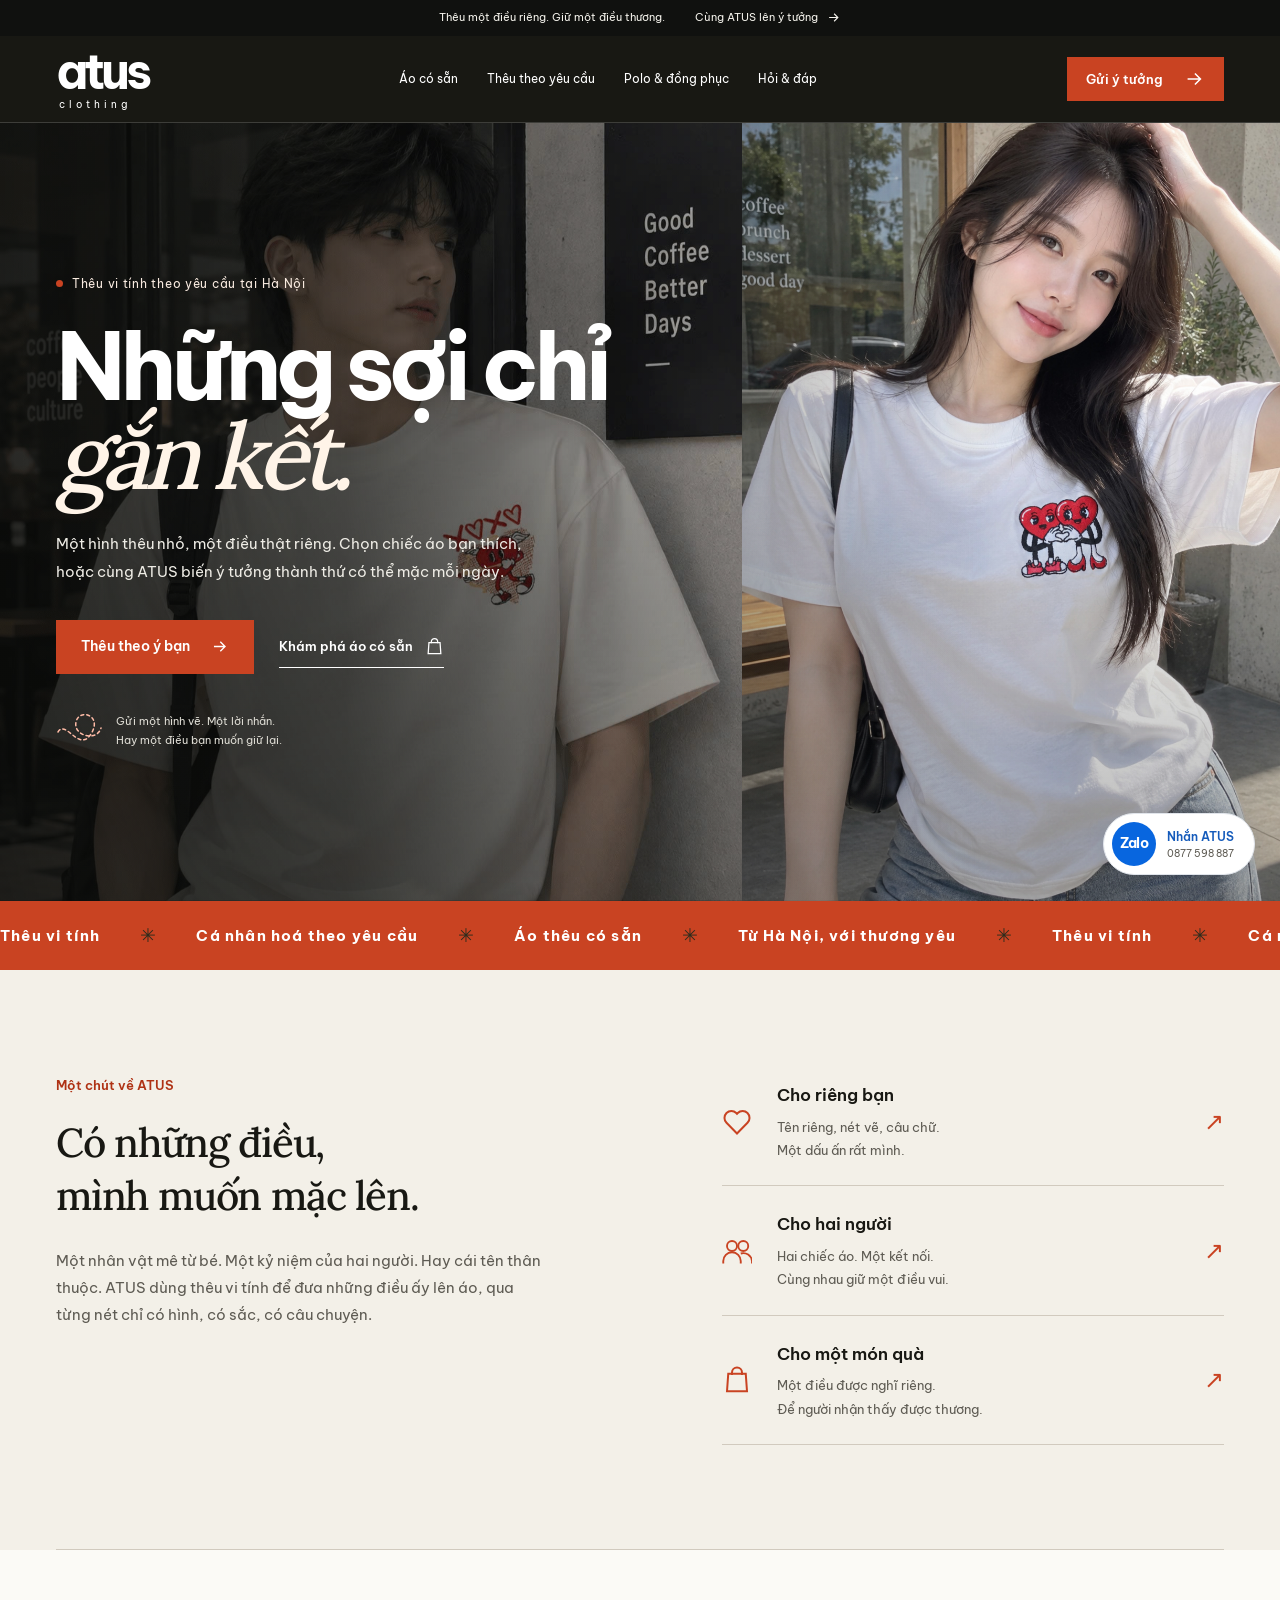
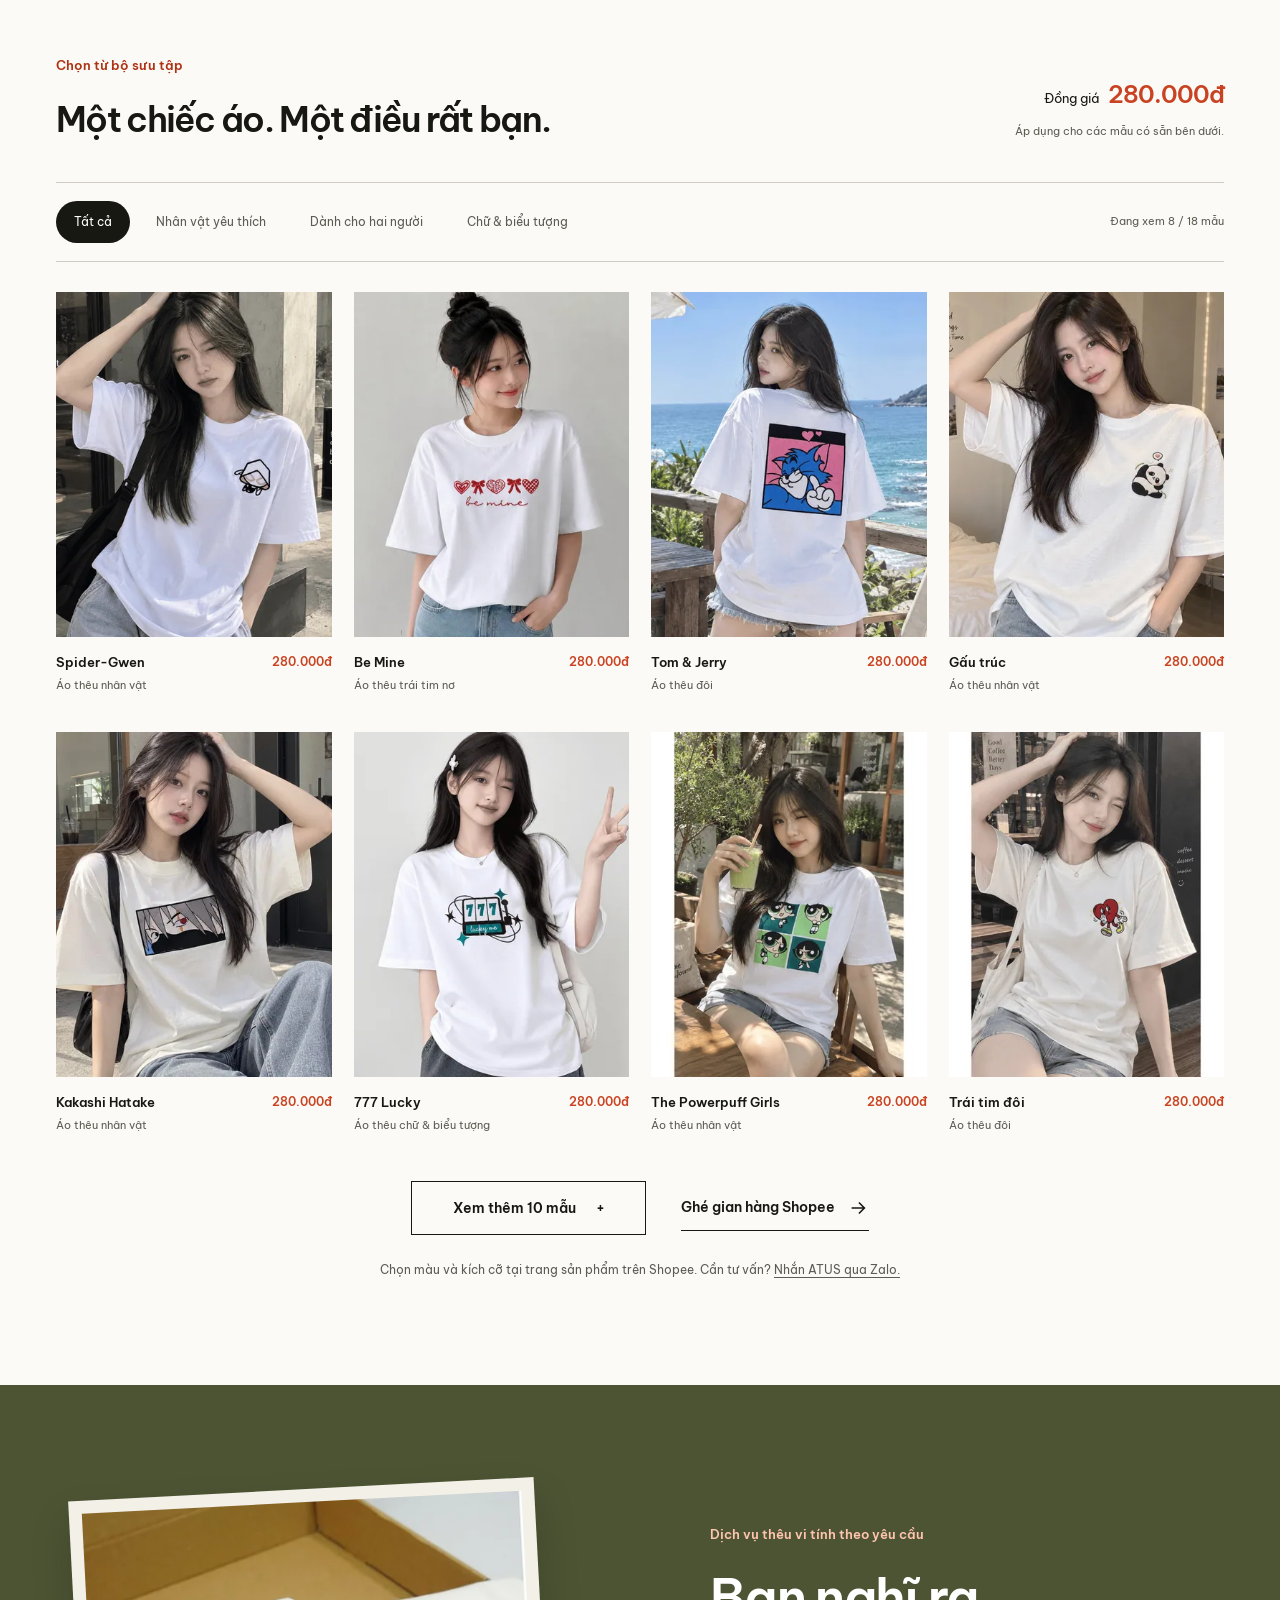
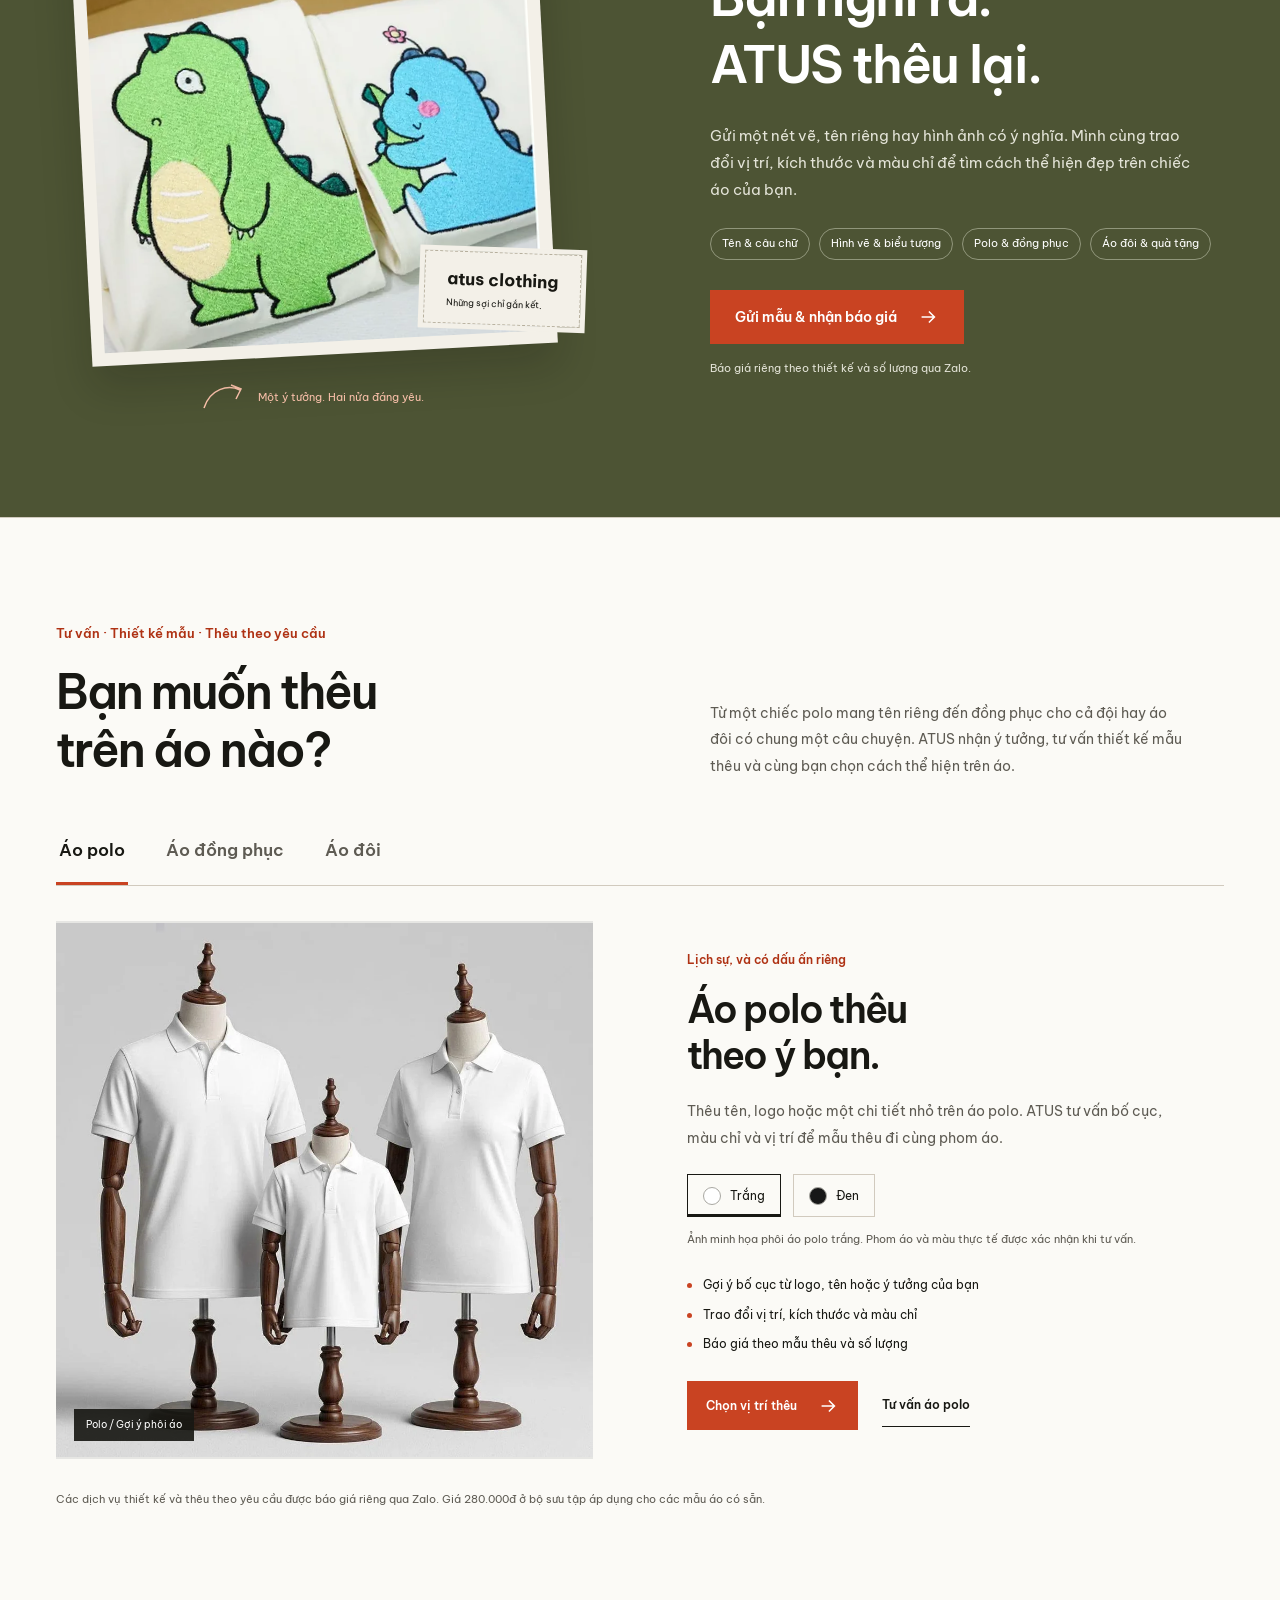
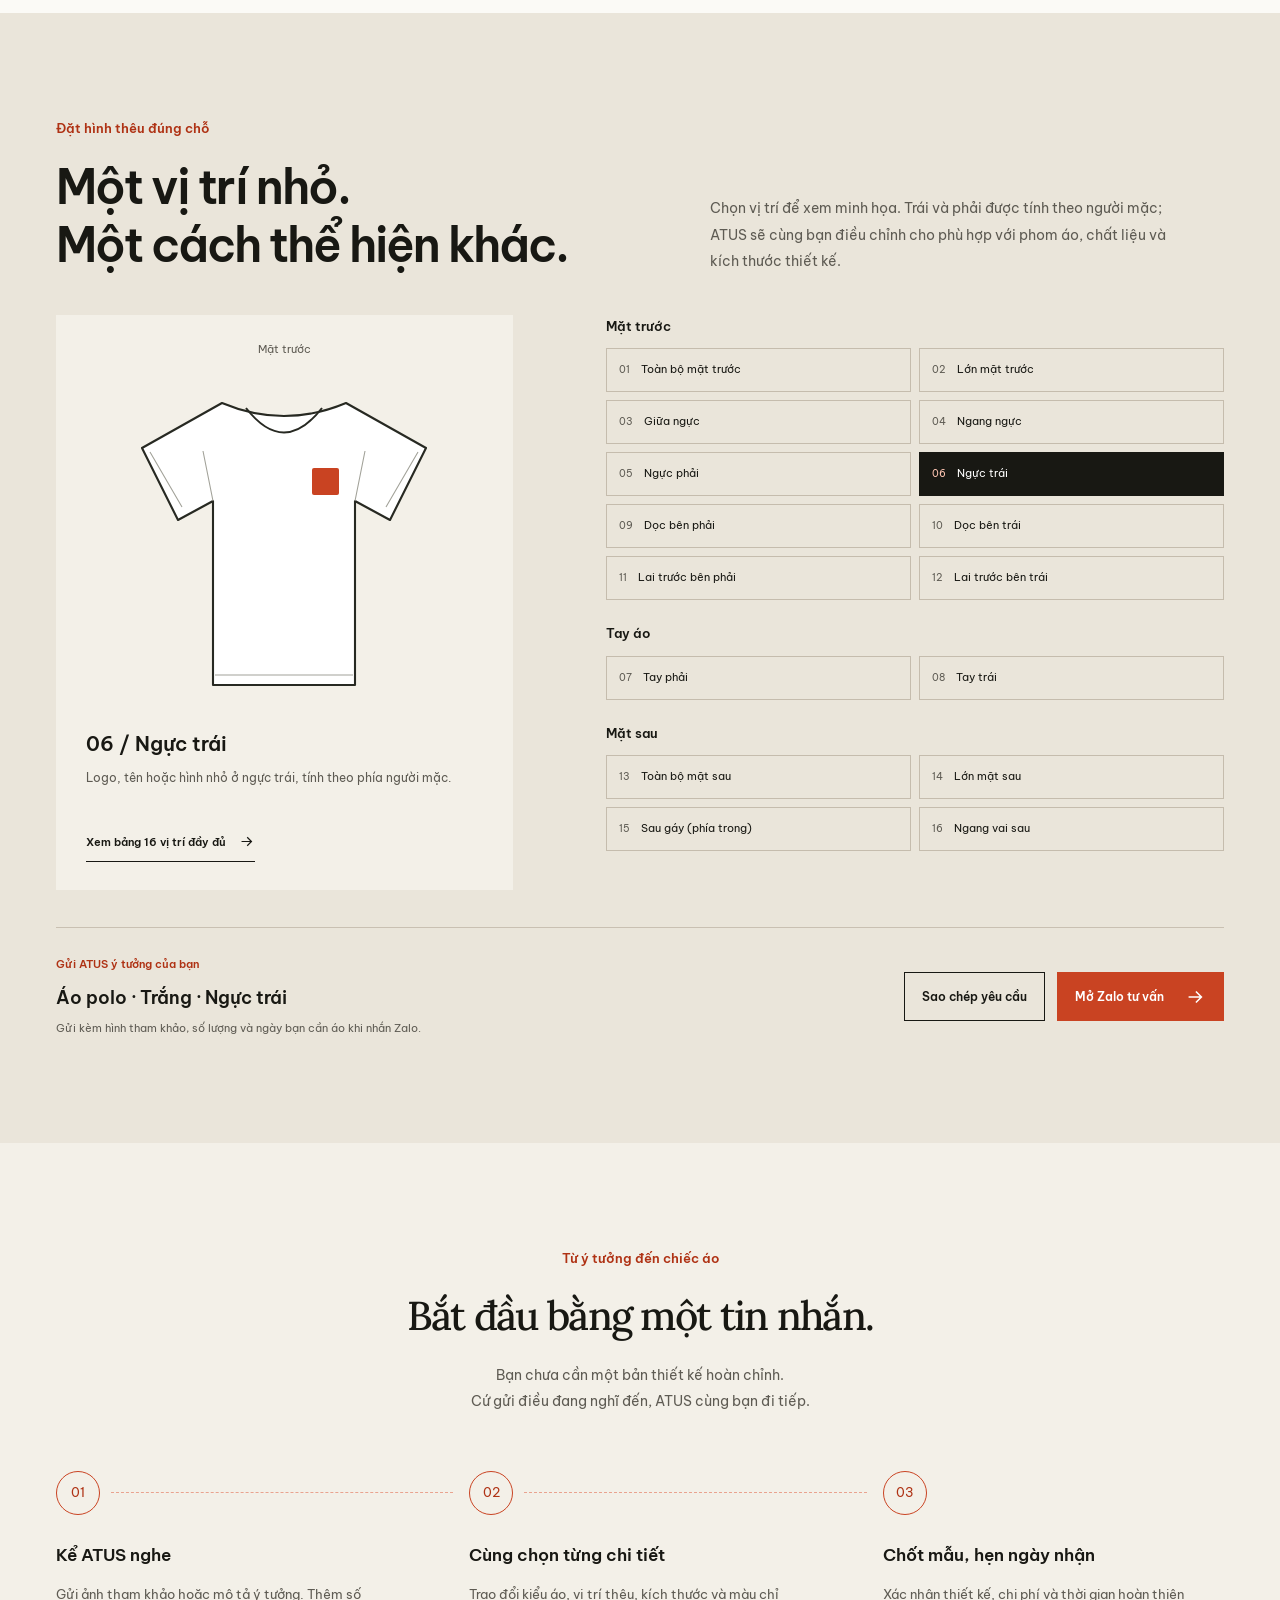
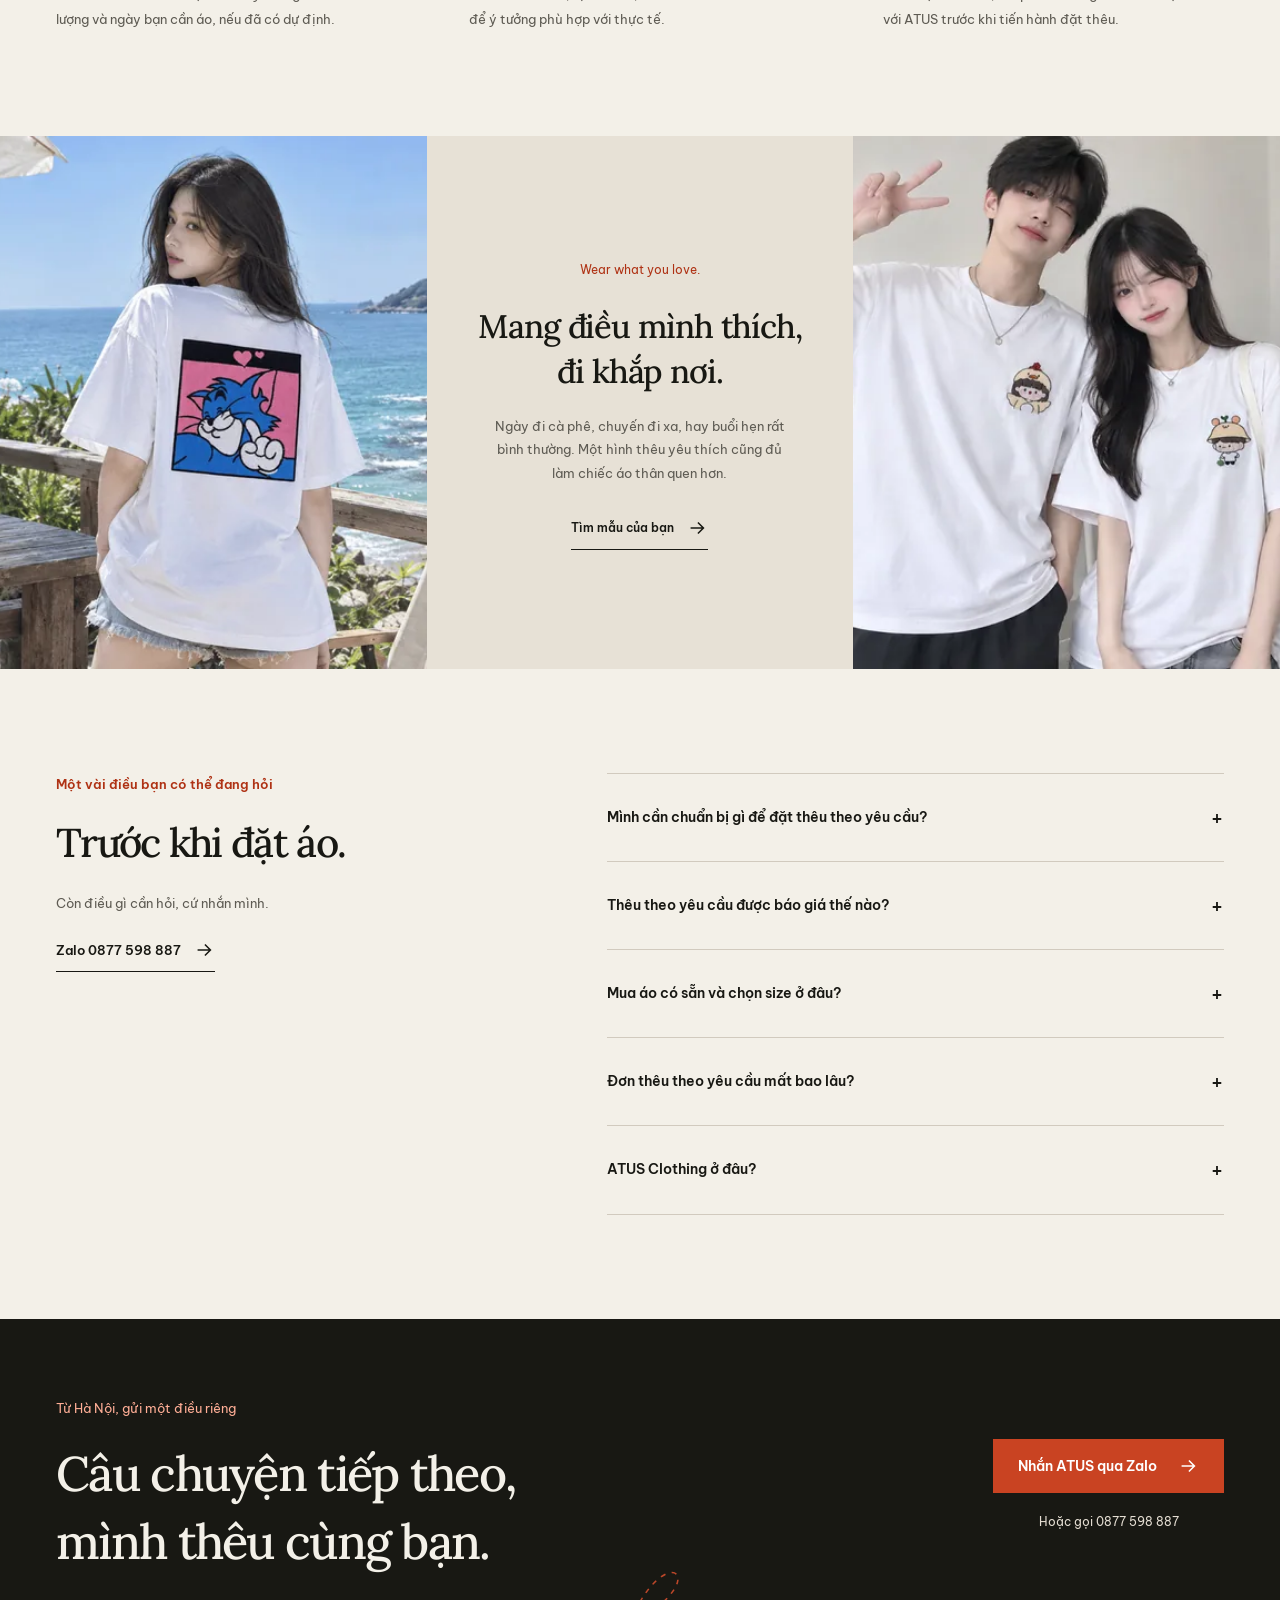
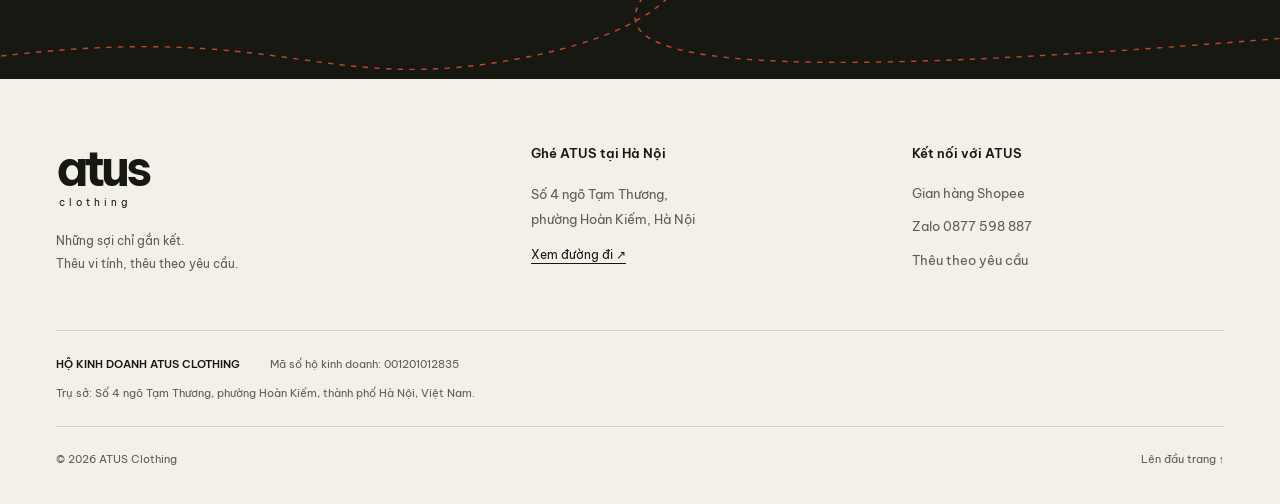
<file: index.html>
<!doctype html>
<html lang="vi">
<head>
  <meta charset="UTF-8">
  <meta name="viewport" content="width=device-width, initial-scale=1">
  <title>ATUS Clothing | Thêu vi tính theo yêu cầu tại Hà Nội</title>
  <meta name="description" content="ATUS Clothing nhận tư vấn, thiết kế mẫu và thêu áo polo, đồng phục, áo đôi theo yêu cầu tại Hà Nội. Áo thêu có sẵn 280.000đ. Zalo 0877598887.">
  <meta name="theme-color" content="#181813">
  <link rel="canonical" href="https://atusclothing.com/">
  <meta property="og:type" content="website">
  <meta property="og:locale" content="vi_VN">
  <meta property="og:site_name" content="ATUS Clothing">
  <meta property="og:title" content="ATUS Clothing — Những sợi chỉ gắn kết">
  <meta property="og:description" content="Thêu vi tính theo yêu cầu tại Hà Nội. Chọn một mẫu áo bạn thích, hoặc cùng ATUS thêu nên câu chuyện của riêng bạn.">
  <meta property="og:url" content="https://atusclothing.com/">
  <meta property="og:image" content="https://atusclothing.com/assets/products/03-spider-gwen.jpg">
  <meta property="og:image:width" content="1024">
  <meta property="og:image:height" content="1024">
  <meta property="og:image:alt" content="Áo thêu Spider-Gwen từ bộ sưu tập ATUS Clothing">
  <meta name="twitter:card" content="summary_large_image">
  <meta name="twitter:title" content="ATUS Clothing — Những sợi chỉ gắn kết">
  <meta name="twitter:description" content="Thêu vi tính và áo thêu theo yêu cầu tại Hà Nội.">
  <meta name="twitter:image" content="https://atusclothing.com/assets/products/03-spider-gwen.jpg">
  <link rel="icon" href="assets/favicon.svg" type="image/svg+xml">
  <link rel="preload" href="assets/fonts/be-vietnam-pro-400.ttf" as="font" type="font/ttf" crossorigin>
  <link rel="stylesheet" href="styles.css">
  <link rel="stylesheet" href="services.css">
  <script src="script.js" defer></script>
  <script src="services.js" defer></script>
  <script type="application/ld+json">{
  "@context": "https://schema.org",
  "@graph": [
    {
      "@type": "WebSite",
      "@id": "https://atusclothing.com/#website",
      "url": "https://atusclothing.com/",
      "name": "ATUS Clothing",
      "inLanguage": "vi-VN",
      "publisher": {
        "@id": "https://atusclothing.com/#store"
      }
    },
    {
      "@type": "ClothingStore",
      "@id": "https://atusclothing.com/#store",
      "name": "ATUS Clothing",
      "legalName": "HỘ KINH DOANH ATUS CLOTHING",
      "identifier": {"@type": "PropertyValue", "propertyID": "Mã số hộ kinh doanh", "value": "001201012835"},
      "url": "https://atusclothing.com/",
      "image": "https://atusclothing.com/assets/products/03-spider-gwen.jpg",
      "telephone": "+84877598887",
      "description": "Thêu vi tính, thêu áo theo yêu cầu và áo thêu có sẵn tại Hà Nội.",
      "address": {
        "@type": "PostalAddress",
        "streetAddress": "Số 4 ngõ Tạm Thương, phường Hoàn Kiếm",
        "addressLocality": "Hà Nội",
        "addressCountry": "VN"
      },
      "sameAs": [
        "https://shopee.vn/atus.clothing"
      ]
    },
    {
      "@type": "Service",
      "name": "Thêu vi tính theo yêu cầu",
      "serviceType": "Tư vấn, thiết kế mẫu thêu và thêu áo theo yêu cầu",
      "description": "Nhận tư vấn thiết kế mẫu thêu trên áo polo, áo đồng phục và áo đôi; lựa chọn vị trí, màu chỉ, kích thước và báo giá theo yêu cầu.",
      "provider": {
        "@id": "https://atusclothing.com/#store"
      },
      "areaServed": {
        "@type": "City",
        "name": "Hà Nội"
      },
      "url": "https://atusclothing.com/#custom"
    }
  ]
}</script>
</head>
<body>
  <a class="skip-link" href="#main">Đi đến nội dung</a>
  <div class="announcement"><span>Thêu một điều riêng. Giữ một điều thương.</span><a href="https://zalo.me/0877598887" target="_blank" rel="noopener noreferrer">Cùng ATUS lên ý tưởng <svg class="icon" viewBox="0 0 24 24" fill="none" stroke="currentColor" stroke-width="1.7" aria-hidden="true"><path d="M5 12h14m-6-6 6 6-6 6"/></svg></a></div>
  <header class="site-header">
    <div class="header-inner container">
      <a class="wordmark" href="#top" aria-label="ATUS Clothing — Trang chủ"><span class="wordmark-main">atus</span><span class="wordmark-sub">clothing</span></a>
      <nav class="main-nav" id="mainNav" aria-label="Điều hướng chính"><a href="#shop">Áo có sẵn</a><a href="#custom">Thêu theo yêu cầu</a><a href="#services">Polo & đồng phục</a><a href="#faq">Hỏi & đáp</a></nav>
      <div class="header-actions"><a class="button button-small" href="https://zalo.me/0877598887" target="_blank" rel="noopener noreferrer">Gửi ý tưởng <svg class="icon" viewBox="0 0 24 24" fill="none" stroke="currentColor" stroke-width="1.7" aria-hidden="true"><path d="M5 12h14m-6-6 6 6-6 6"/></svg></a><button class="menu-toggle" type="button" aria-expanded="false" aria-controls="mainNav" aria-label="Mở menu" hidden><span></span><span></span></button></div>
    </div>
  </header>

  <main id="main">
    <section class="hero container" id="top" aria-labelledby="heroTitle">
      <div class="hero-copy">
        <p class="hero-location"><span class="status-dot" aria-hidden="true"></span>Thêu vi tính theo yêu cầu tại Hà Nội</p>
        <h1 id="heroTitle">Những sợi chỉ<br><em>gắn kết.</em></h1>
        <p class="hero-description">Một hình thêu nhỏ, một điều thật riêng. Chọn chiếc áo bạn thích, hoặc cùng ATUS biến ý tưởng thành thứ có thể mặc mỗi ngày.</p>
        <div class="hero-actions"><a class="button " href="https://zalo.me/0877598887" target="_blank" rel="noopener noreferrer">Thêu theo ý bạn <svg class="icon" viewBox="0 0 24 24" fill="none" stroke="currentColor" stroke-width="1.7" aria-hidden="true"><path d="M5 12h14m-6-6 6 6-6 6"/></svg></a><a class="text-link" href="#shop">Khám phá áo có sẵn <svg class="icon" viewBox="0 0 24 24" fill="none" stroke="currentColor" stroke-width="1.6" aria-hidden="true"><path d="M5 7h14l1 14H4L5 7Z"/><path d="M8 8V6a4 4 0 0 1 8 0v2"/></svg></a></div>
        <div class="hero-note"><svg width="48" height="38" viewBox="0 0 48 38" fill="none" aria-hidden="true"><path d="M2 20c8-13 21 21 33 2S23-4 20 10s21 20 25 6" stroke="currentColor" stroke-width="1.5" stroke-linecap="round" stroke-dasharray="3 3"/></svg><p>Gửi một hình vẽ. Một lời nhắn.<br>Hay một điều bạn muốn giữ lại.</p></div>
      </div>
      <div class="hero-art">
        <svg class="hero-stitch" viewBox="0 0 700 650" fill="none" aria-hidden="true"><path d="M9 511C99 663 637 571 665 311S410 56 355 140 583 296 628 173 518-9 434 12" stroke="currentColor" stroke-width="2" stroke-dasharray="5 7"/></svg>
        <figure class="hero-photo hero-photo-main"><img src="assets/hero/atus-man.jpg" width="1024" height="1536" alt="Mẫu nam mặc áo trắng thêu hình trái tim của ATUS" fetchpriority="high" decoding="async"><figcaption>Hình thêu mang dấu ấn riêng.</figcaption></figure>
        <figure class="hero-photo hero-photo-secondary"><img src="assets/hero/atus-woman.jpg" width="1024" height="1536" alt="Mẫu nữ mặc áo trắng thêu đôi trái tim của ATUS" loading="eager" decoding="async"><figcaption>Thêu để gắn kết.</figcaption></figure>
        <div class="hero-tag"><span>Made personal.</span><span>Thêu bằng chỉ.<br>Kể bằng cảm xúc.</span><svg class="icon" viewBox="0 0 24 24" fill="none" stroke="currentColor" stroke-width="1.6" aria-hidden="true"><path d="M20.4 5.6a5.5 5.5 0 0 0-7.8 0l-.6.6-.6-.6a5.5 5.5 0 0 0-7.8 7.8L12 22l8.4-8.6a5.5 5.5 0 0 0 0-7.8Z"/></svg></div>
      </div>
    </section>

    <div class="service-strip" role="region" aria-label="Thêu vi tính, áo thêu có sẵn, cá nhân hoá theo yêu cầu"><div class="service-track" aria-hidden="true"><span>Thêu vi tính</span><i>✳</i><span>Cá nhân hoá theo yêu cầu</span><i>✳</i><span>Áo thêu có sẵn</span><i>✳</i><span>Từ Hà Nội, với thương yêu</span><i>✳</i><span>Thêu vi tính</span><i>✳</i><span>Cá nhân hoá theo yêu cầu</span><i>✳</i><span>Áo thêu có sẵn</span><i>✳</i><span>Từ Hà Nội, với thương yêu</span><i>✳</i></div></div>

    <section class="story-section section-space container" id="story" aria-labelledby="storyTitle">
      <div class="story-intro"><span class="section-label">Một chút về ATUS</span><h2 id="storyTitle">Có những điều,<br>mình muốn mặc lên.</h2><p>Một nhân vật mê từ bé. Một kỷ niệm của hai người. Hay cái tên thân thuộc. ATUS dùng thêu vi tính để đưa những điều ấy lên áo, qua từng nét chỉ có hình, có sắc, có câu chuyện.</p></div>
      <div class="story-occasions">
        <a href="#custom" class="occasion"><svg class="icon" viewBox="0 0 24 24" fill="none" stroke="currentColor" stroke-width="1.6" aria-hidden="true"><path d="M20.4 5.6a5.5 5.5 0 0 0-7.8 0l-.6.6-.6-.6a5.5 5.5 0 0 0-7.8 7.8L12 22l8.4-8.6a5.5 5.5 0 0 0 0-7.8Z"/></svg><div><h3>Cho riêng bạn</h3><p>Tên riêng, nét vẽ, câu chữ.<br>Một dấu ấn rất mình.</p></div><span class="occasion-link" aria-hidden="true">↗</span></a>
        <a href="#shop" class="occasion"><svg class="icon" viewBox="0 0 24 24" fill="none" stroke="currentColor" stroke-width="1.5" aria-hidden="true"><circle cx="8" cy="8" r="4"/><circle cx="17" cy="8" r="4"/><path d="M1 22v-2a7 7 0 0 1 14 0v2m0-8a7 7 0 0 1 9 6v2"/></svg><div><h3>Cho hai người</h3><p>Hai chiếc áo. Một kết nối.<br>Cùng nhau giữ một điều vui.</p></div><span class="occasion-link" aria-hidden="true">↗</span></a>
        <a href="#custom" class="occasion"><svg class="icon" viewBox="0 0 24 24" fill="none" stroke="currentColor" stroke-width="1.6" aria-hidden="true"><path d="M5 7h14l1 14H4L5 7Z"/><path d="M8 8V6a4 4 0 0 1 8 0v2"/></svg><div><h3>Cho một món quà</h3><p>Một điều được nghĩ riêng.<br>Để người nhận thấy được thương.</p></div><span class="occasion-link" aria-hidden="true">↗</span></a>
      </div>
    </section>

    <section class="collection-section section-space" id="shop" aria-labelledby="shopTitle">
      <div class="container">
        <div class="section-heading"><div><span class="section-label">Chọn từ bộ sưu tập</span><h2 id="shopTitle">Một chiếc áo. Một điều rất bạn.</h2></div><div class="collection-note"><span class="price-label">Đồng giá <b>280.000đ</b></span><p>Áp dụng cho các mẫu có sẵn bên dưới.</p></div></div>
        <div class="catalog-toolbar"><div class="catalog-filters" role="group" aria-label="Lọc mẫu áo" hidden><button type="button" class="filter-button is-active" data-filter="all" aria-pressed="true">Tất cả</button><button type="button" class="filter-button" data-filter="character" aria-pressed="false">Nhân vật yêu thích</button><button type="button" class="filter-button" data-filter="couple" aria-pressed="false">Dành cho hai người</button><button type="button" class="filter-button" data-filter="symbols" aria-pressed="false">Chữ & biểu tượng</button></div><p class="catalog-count" id="catalogCount" role="status" aria-live="polite">18 mẫu từ ATUS</p></div>
        <div class="product-grid" id="productGrid">
        <article class="product-card" data-category="character" data-name="Spider-Gwen">
          <div class="product-photo">
            <a class="product-image-link" href="https://shopee.vn/product/1912950911/55718158157" target="_blank" rel="noopener noreferrer" tabindex="-1" aria-hidden="true"><img class="product-image" src="assets/products/web/03-spider-gwen.webp" srcset="assets/products/web/03-spider-gwen-480.webp 480w, assets/products/web/03-spider-gwen.webp 960w" sizes="(max-width: 600px) 50vw, (max-width: 1000px) 40vw, 24vw" width="960" height="960" alt="Áo thêu nhân vật Spider-Gwen của ATUS Clothing" loading="lazy" decoding="async"></a>
            <button class="quick-view" type="button" aria-label="Xem nhanh Spider-Gwen" data-quick-view hidden>Xem nhanh <span aria-hidden="true">+</span></button>
          </div>
          <div class="product-heading"><h3><a href="https://shopee.vn/product/1912950911/55718158157" target="_blank" rel="noopener noreferrer">Spider-Gwen<span class="sr-only"> — xem trên Shopee</span></a></h3><span class="product-price">280.000đ</span></div>
          <p class="product-type">Áo thêu nhân vật</p>
        </article>
        <article class="product-card" data-category="symbols couple" data-name="Be Mine">
          <div class="product-photo">
            <a class="product-image-link" href="https://shopee.vn/product/1912950911/50267411094" target="_blank" rel="noopener noreferrer" tabindex="-1" aria-hidden="true"><img class="product-image" src="assets/products/web/17-be-mine.webp" srcset="assets/products/web/17-be-mine-480.webp 480w, assets/products/web/17-be-mine.webp 960w" sizes="(max-width: 600px) 50vw, (max-width: 1000px) 40vw, 24vw" width="960" height="960" alt="Áo thêu trái tim nơ Be Mine của ATUS Clothing" loading="lazy" decoding="async"></a>
            <button class="quick-view" type="button" aria-label="Xem nhanh Be Mine" data-quick-view hidden>Xem nhanh <span aria-hidden="true">+</span></button>
          </div>
          <div class="product-heading"><h3><a href="https://shopee.vn/product/1912950911/50267411094" target="_blank" rel="noopener noreferrer">Be Mine<span class="sr-only"> — xem trên Shopee</span></a></h3><span class="product-price">280.000đ</span></div>
          <p class="product-type">Áo thêu trái tim nơ</p>
        </article>
        <article class="product-card" data-category="character couple" data-name="Tom &amp; Jerry">
          <div class="product-photo">
            <a class="product-image-link" href="https://shopee.vn/product/1912950911/47468136731" target="_blank" rel="noopener noreferrer" tabindex="-1" aria-hidden="true"><img class="product-image" src="assets/products/web/12-tom-jerry.webp" srcset="assets/products/web/12-tom-jerry-480.webp 480w, assets/products/web/12-tom-jerry.webp 960w" sizes="(max-width: 600px) 50vw, (max-width: 1000px) 40vw, 24vw" width="960" height="960" alt="Áo thêu đôi Tom &amp; Jerry của ATUS Clothing" loading="lazy" decoding="async"></a>
            <button class="quick-view" type="button" aria-label="Xem nhanh Tom &amp; Jerry" data-quick-view hidden>Xem nhanh <span aria-hidden="true">+</span></button>
          </div>
          <div class="product-heading"><h3><a href="https://shopee.vn/product/1912950911/47468136731" target="_blank" rel="noopener noreferrer">Tom &amp; Jerry<span class="sr-only"> — xem trên Shopee</span></a></h3><span class="product-price">280.000đ</span></div>
          <p class="product-type">Áo thêu đôi</p>
        </article>
        <article class="product-card" data-category="character" data-name="Gấu trúc">
          <div class="product-photo">
            <a class="product-image-link" href="https://shopee.vn/product/1912950911/45018295778" target="_blank" rel="noopener noreferrer" tabindex="-1" aria-hidden="true"><img class="product-image" src="assets/products/web/15-panda.webp" srcset="assets/products/web/15-panda-480.webp 480w, assets/products/web/15-panda.webp 960w" sizes="(max-width: 600px) 50vw, (max-width: 1000px) 40vw, 24vw" width="960" height="960" alt="Áo thêu nhân vật Gấu trúc của ATUS Clothing" loading="lazy" decoding="async"></a>
            <button class="quick-view" type="button" aria-label="Xem nhanh Gấu trúc" data-quick-view hidden>Xem nhanh <span aria-hidden="true">+</span></button>
          </div>
          <div class="product-heading"><h3><a href="https://shopee.vn/product/1912950911/45018295778" target="_blank" rel="noopener noreferrer">Gấu trúc<span class="sr-only"> — xem trên Shopee</span></a></h3><span class="product-price">280.000đ</span></div>
          <p class="product-type">Áo thêu nhân vật</p>
        </article>
        <article class="product-card" data-category="character" data-name="Kakashi Hatake">
          <div class="product-photo">
            <a class="product-image-link" href="https://shopee.vn/product/1912950911/47268290997" target="_blank" rel="noopener noreferrer" tabindex="-1" aria-hidden="true"><img class="product-image" src="assets/products/web/01-kakashi.webp" srcset="assets/products/web/01-kakashi-480.webp 480w, assets/products/web/01-kakashi.webp 960w" sizes="(max-width: 600px) 50vw, (max-width: 1000px) 40vw, 24vw" width="960" height="960" alt="Áo thêu nhân vật Kakashi Hatake của ATUS Clothing" loading="lazy" decoding="async"></a>
            <button class="quick-view" type="button" aria-label="Xem nhanh Kakashi Hatake" data-quick-view hidden>Xem nhanh <span aria-hidden="true">+</span></button>
          </div>
          <div class="product-heading"><h3><a href="https://shopee.vn/product/1912950911/47268290997" target="_blank" rel="noopener noreferrer">Kakashi Hatake<span class="sr-only"> — xem trên Shopee</span></a></h3><span class="product-price">280.000đ</span></div>
          <p class="product-type">Áo thêu nhân vật</p>
        </article>
        <article class="product-card" data-category="symbols" data-name="777 Lucky">
          <div class="product-photo">
            <a class="product-image-link" href="https://shopee.vn/product/1912950911/57067811355" target="_blank" rel="noopener noreferrer" tabindex="-1" aria-hidden="true"><img class="product-image" src="assets/products/web/11-lucky-777.webp" srcset="assets/products/web/11-lucky-777-480.webp 480w, assets/products/web/11-lucky-777.webp 960w" sizes="(max-width: 600px) 50vw, (max-width: 1000px) 40vw, 24vw" width="960" height="960" alt="Áo thêu chữ &amp; biểu tượng 777 Lucky của ATUS Clothing" loading="lazy" decoding="async"></a>
            <button class="quick-view" type="button" aria-label="Xem nhanh 777 Lucky" data-quick-view hidden>Xem nhanh <span aria-hidden="true">+</span></button>
          </div>
          <div class="product-heading"><h3><a href="https://shopee.vn/product/1912950911/57067811355" target="_blank" rel="noopener noreferrer">777 Lucky<span class="sr-only"> — xem trên Shopee</span></a></h3><span class="product-price">280.000đ</span></div>
          <p class="product-type">Áo thêu chữ & biểu tượng</p>
        </article>
        <article class="product-card" data-category="character" data-name="The Powerpuff Girls">
          <div class="product-photo">
            <a class="product-image-link" href="https://shopee.vn/product/1912950911/57767981828" target="_blank" rel="noopener noreferrer" tabindex="-1" aria-hidden="true"><img class="product-image" src="assets/products/web/09-powerpuff-girls.webp" srcset="assets/products/web/09-powerpuff-girls-480.webp 480w, assets/products/web/09-powerpuff-girls.webp 960w" sizes="(max-width: 600px) 50vw, (max-width: 1000px) 40vw, 24vw" width="960" height="960" alt="Áo thêu nhân vật The Powerpuff Girls của ATUS Clothing" loading="lazy" decoding="async"></a>
            <button class="quick-view" type="button" aria-label="Xem nhanh The Powerpuff Girls" data-quick-view hidden>Xem nhanh <span aria-hidden="true">+</span></button>
          </div>
          <div class="product-heading"><h3><a href="https://shopee.vn/product/1912950911/57767981828" target="_blank" rel="noopener noreferrer">The Powerpuff Girls<span class="sr-only"> — xem trên Shopee</span></a></h3><span class="product-price">280.000đ</span></div>
          <p class="product-type">Áo thêu nhân vật</p>
        </article>
        <article class="product-card" data-category="couple symbols" data-name="Trái tim đôi">
          <div class="product-photo">
            <a class="product-image-link" href="https://shopee.vn/product/1912950911/27245799373" target="_blank" rel="noopener noreferrer" tabindex="-1" aria-hidden="true"><img class="product-image" src="assets/products/web/14-heart-couple.webp" srcset="assets/products/web/14-heart-couple-480.webp 480w, assets/products/web/14-heart-couple.webp 960w" sizes="(max-width: 600px) 50vw, (max-width: 1000px) 40vw, 24vw" width="960" height="960" alt="Áo đôi thêu trái tim của ATUS Clothing" loading="lazy" decoding="async"></a>
            <button class="quick-view" type="button" aria-label="Xem nhanh Trái tim đôi" data-quick-view hidden>Xem nhanh <span aria-hidden="true">+</span></button>
          </div>
          <div class="product-heading"><h3><a href="https://shopee.vn/product/1912950911/27245799373" target="_blank" rel="noopener noreferrer">Trái tim đôi<span class="sr-only"> — xem trên Shopee</span></a></h3><span class="product-price">280.000đ</span></div>
          <p class="product-type">Áo thêu đôi</p>
        </article>
        <article class="product-card is-extra" data-category="character" data-name="Spiderman">
          <div class="product-photo">
            <a class="product-image-link" href="https://shopee.vn/product/1912950911/41384200211" target="_blank" rel="noopener noreferrer" tabindex="-1" aria-hidden="true"><img class="product-image" src="assets/products/web/02-spiderman.webp" srcset="assets/products/web/02-spiderman-480.webp 480w, assets/products/web/02-spiderman.webp 960w" sizes="(max-width: 600px) 50vw, (max-width: 1000px) 40vw, 24vw" width="960" height="960" alt="Áo thêu nhân vật Spiderman của ATUS Clothing" loading="lazy" decoding="async"></a>
            <button class="quick-view" type="button" aria-label="Xem nhanh Spiderman" data-quick-view hidden>Xem nhanh <span aria-hidden="true">+</span></button>
          </div>
          <div class="product-heading"><h3><a href="https://shopee.vn/product/1912950911/41384200211" target="_blank" rel="noopener noreferrer">Spiderman<span class="sr-only"> — xem trên Shopee</span></a></h3><span class="product-price">280.000đ</span></div>
          <p class="product-type">Áo thêu nhân vật</p>
        </article>
        <article class="product-card is-extra" data-category="character" data-name="Mèo Oggy">
          <div class="product-photo">
            <a class="product-image-link" href="https://shopee.vn/product/1912950911/52068216822" target="_blank" rel="noopener noreferrer" tabindex="-1" aria-hidden="true"><img class="product-image" src="assets/products/web/04-oggy.webp" srcset="assets/products/web/04-oggy-480.webp 480w, assets/products/web/04-oggy.webp 960w" sizes="(max-width: 600px) 50vw, (max-width: 1000px) 40vw, 24vw" width="960" height="960" alt="Áo thêu nhân vật Mèo Oggy của ATUS Clothing" loading="lazy" decoding="async"></a>
            <button class="quick-view" type="button" aria-label="Xem nhanh Mèo Oggy" data-quick-view hidden>Xem nhanh <span aria-hidden="true">+</span></button>
          </div>
          <div class="product-heading"><h3><a href="https://shopee.vn/product/1912950911/52068216822" target="_blank" rel="noopener noreferrer">Mèo Oggy<span class="sr-only"> — xem trên Shopee</span></a></h3><span class="product-price">280.000đ</span></div>
          <p class="product-type">Áo thêu nhân vật</p>
        </article>
        <article class="product-card is-extra" data-category="character couple" data-name="Nick &amp; Judy">
          <div class="product-photo">
            <a class="product-image-link" href="https://shopee.vn/product/1912950911/24998486270" target="_blank" rel="noopener noreferrer" tabindex="-1" aria-hidden="true"><img class="product-image" src="assets/products/web/05-zootopia.webp" srcset="assets/products/web/05-zootopia-480.webp 480w, assets/products/web/05-zootopia.webp 960w" sizes="(max-width: 600px) 50vw, (max-width: 1000px) 40vw, 24vw" width="960" height="960" alt="Áo đôi Zootopia Nick &amp; Judy của ATUS Clothing" loading="lazy" decoding="async"></a>
            <button class="quick-view" type="button" aria-label="Xem nhanh Nick &amp; Judy" data-quick-view hidden>Xem nhanh <span aria-hidden="true">+</span></button>
          </div>
          <div class="product-heading"><h3><a href="https://shopee.vn/product/1912950911/24998486270" target="_blank" rel="noopener noreferrer">Nick &amp; Judy<span class="sr-only"> — xem trên Shopee</span></a></h3><span class="product-price">280.000đ</span></div>
          <p class="product-type">Áo đôi Zootopia</p>
        </article>
        <article class="product-card is-extra" data-category="couple" data-name="Khủng long đôi">
          <div class="product-photo">
            <a class="product-image-link" href="https://shopee.vn/product/1912950911/50866778653" target="_blank" rel="noopener noreferrer" tabindex="-1" aria-hidden="true"><img class="product-image" src="assets/products/web/06-dino-couple.webp" srcset="assets/products/web/06-dino-couple-480.webp 480w, assets/products/web/06-dino-couple.webp 960w" sizes="(max-width: 600px) 50vw, (max-width: 1000px) 40vw, 24vw" width="960" height="960" alt="Áo đôi thêu khủng long của ATUS Clothing" loading="lazy" decoding="async"></a>
            <button class="quick-view" type="button" aria-label="Xem nhanh Khủng long đôi" data-quick-view hidden>Xem nhanh <span aria-hidden="true">+</span></button>
          </div>
          <div class="product-heading"><h3><a href="https://shopee.vn/product/1912950911/50866778653" target="_blank" rel="noopener noreferrer">Khủng long đôi<span class="sr-only"> — xem trên Shopee</span></a></h3><span class="product-price">280.000đ</span></div>
          <p class="product-type">Áo thêu đôi</p>
        </article>
        <article class="product-card is-extra" data-category="symbols" data-name="Độc Lập Tự Do">
          <div class="product-photo">
            <a class="product-image-link" href="https://shopee.vn/product/1912950911/54866753996" target="_blank" rel="noopener noreferrer" tabindex="-1" aria-hidden="true"><img class="product-image" src="assets/products/web/07-doc-lap-tu-do.webp" srcset="assets/products/web/07-doc-lap-tu-do-480.webp 480w, assets/products/web/07-doc-lap-tu-do.webp 960w" sizes="(max-width: 600px) 50vw, (max-width: 1000px) 40vw, 24vw" width="960" height="960" alt="Áo thêu Việt Nam Độc Lập Tự Do của ATUS Clothing" loading="lazy" decoding="async"></a>
            <button class="quick-view" type="button" aria-label="Xem nhanh Độc Lập Tự Do" data-quick-view hidden>Xem nhanh <span aria-hidden="true">+</span></button>
          </div>
          <div class="product-heading"><h3><a href="https://shopee.vn/product/1912950911/54866753996" target="_blank" rel="noopener noreferrer">Độc Lập Tự Do<span class="sr-only"> — xem trên Shopee</span></a></h3><span class="product-price">280.000đ</span></div>
          <p class="product-type">Áo thêu Việt Nam</p>
        </article>
        <article class="product-card is-extra" data-category="character couple" data-name="Tí Việt &amp; Na Việt">
          <div class="product-photo">
            <a class="product-image-link" href="https://shopee.vn/product/1912950911/57917657596" target="_blank" rel="noopener noreferrer" tabindex="-1" aria-hidden="true"><img class="product-image" src="assets/products/web/08-ti-viet-na-viet.webp" srcset="assets/products/web/08-ti-viet-na-viet-480.webp 480w, assets/products/web/08-ti-viet-na-viet.webp 960w" sizes="(max-width: 600px) 50vw, (max-width: 1000px) 40vw, 24vw" width="960" height="960" alt="Áo thêu đôi Tí Việt &amp; Na Việt của ATUS Clothing" loading="lazy" decoding="async"></a>
            <button class="quick-view" type="button" aria-label="Xem nhanh Tí Việt &amp; Na Việt" data-quick-view hidden>Xem nhanh <span aria-hidden="true">+</span></button>
          </div>
          <div class="product-heading"><h3><a href="https://shopee.vn/product/1912950911/57917657596" target="_blank" rel="noopener noreferrer">Tí Việt &amp; Na Việt<span class="sr-only"> — xem trên Shopee</span></a></h3><span class="product-price">280.000đ</span></div>
          <p class="product-type">Áo thêu đôi</p>
        </article>
        <article class="product-card is-extra" data-category="character couple" data-name="Hoạt hình cặp đôi">
          <div class="product-photo">
            <a class="product-image-link" href="https://shopee.vn/product/1912950911/57667519064" target="_blank" rel="noopener noreferrer" tabindex="-1" aria-hidden="true"><img class="product-image" src="assets/products/web/10-cartoon-couple.webp" srcset="assets/products/web/10-cartoon-couple-480.webp 480w, assets/products/web/10-cartoon-couple.webp 960w" sizes="(max-width: 600px) 50vw, (max-width: 1000px) 40vw, 24vw" width="960" height="960" alt="Áo thêu đôi Hoạt hình cặp đôi của ATUS Clothing" loading="lazy" decoding="async"></a>
            <button class="quick-view" type="button" aria-label="Xem nhanh Hoạt hình cặp đôi" data-quick-view hidden>Xem nhanh <span aria-hidden="true">+</span></button>
          </div>
          <div class="product-heading"><h3><a href="https://shopee.vn/product/1912950911/57667519064" target="_blank" rel="noopener noreferrer">Hoạt hình cặp đôi<span class="sr-only"> — xem trên Shopee</span></a></h3><span class="product-price">280.000đ</span></div>
          <p class="product-type">Áo thêu đôi</p>
        </article>
        <article class="product-card is-extra" data-category="symbols couple" data-name="Trái tim">
          <div class="product-photo">
            <a class="product-image-link" href="https://shopee.vn/product/1912950911/40234493635" target="_blank" rel="noopener noreferrer" tabindex="-1" aria-hidden="true"><img class="product-image" src="assets/products/web/13-heart.webp" srcset="assets/products/web/13-heart-480.webp 480w, assets/products/web/13-heart.webp 960w" sizes="(max-width: 600px) 50vw, (max-width: 1000px) 40vw, 24vw" width="960" height="960" alt="Áo thêu biểu tượng Trái tim của ATUS Clothing" loading="lazy" decoding="async"></a>
            <button class="quick-view" type="button" aria-label="Xem nhanh Trái tim" data-quick-view hidden>Xem nhanh <span aria-hidden="true">+</span></button>
          </div>
          <div class="product-heading"><h3><a href="https://shopee.vn/product/1912950911/40234493635" target="_blank" rel="noopener noreferrer">Trái tim<span class="sr-only"> — xem trên Shopee</span></a></h3><span class="product-price">280.000đ</span></div>
          <p class="product-type">Áo thêu biểu tượng</p>
        </article>
        <article class="product-card is-extra" data-category="symbols" data-name="Espresso Yourself">
          <div class="product-photo">
            <a class="product-image-link" href="https://shopee.vn/product/1912950911/43534435050" target="_blank" rel="noopener noreferrer" tabindex="-1" aria-hidden="true"><img class="product-image" src="assets/products/web/16-espresso-yourself.webp" srcset="assets/products/web/16-espresso-yourself-480.webp 480w, assets/products/web/16-espresso-yourself.webp 960w" sizes="(max-width: 600px) 50vw, (max-width: 1000px) 40vw, 24vw" width="960" height="960" alt="Áo hình mèo &amp; cà phê Espresso Yourself của ATUS Clothing" loading="lazy" decoding="async"></a>
            <button class="quick-view" type="button" aria-label="Xem nhanh Espresso Yourself" data-quick-view hidden>Xem nhanh <span aria-hidden="true">+</span></button>
          </div>
          <div class="product-heading"><h3><a href="https://shopee.vn/product/1912950911/43534435050" target="_blank" rel="noopener noreferrer">Espresso Yourself<span class="sr-only"> — xem trên Shopee</span></a></h3><span class="product-price">280.000đ</span></div>
          <p class="product-type">Áo hình mèo & cà phê</p>
        </article>
        <article class="product-card is-extra" data-category="character" data-name="Elmo">
          <div class="product-photo">
            <a class="product-image-link" href="https://shopee.vn/product/1912950911/46817408289" target="_blank" rel="noopener noreferrer" tabindex="-1" aria-hidden="true"><img class="product-image" src="assets/products/web/18-elmo.webp" srcset="assets/products/web/18-elmo-480.webp 480w, assets/products/web/18-elmo.webp 960w" sizes="(max-width: 600px) 50vw, (max-width: 1000px) 40vw, 24vw" width="960" height="960" alt="Áo thêu nhân vật Elmo của ATUS Clothing" loading="lazy" decoding="async"></a>
            <button class="quick-view" type="button" aria-label="Xem nhanh Elmo" data-quick-view hidden>Xem nhanh <span aria-hidden="true">+</span></button>
          </div>
          <div class="product-heading"><h3><a href="https://shopee.vn/product/1912950911/46817408289" target="_blank" rel="noopener noreferrer">Elmo<span class="sr-only"> — xem trên Shopee</span></a></h3><span class="product-price">280.000đ</span></div>
          <p class="product-type">Áo thêu nhân vật</p>
        </article>
        </div>
        <div class="catalog-footer"><button class="button button-outline" id="catalogToggle" type="button" aria-expanded="false" aria-controls="productGrid" hidden>Xem thêm 10 mẫu <span aria-hidden="true">+</span></button><a class="text-link shopee-link" href="https://shopee.vn/atus.clothing#product_list" target="_blank" rel="noopener noreferrer">Ghé gian hàng Shopee <svg class="icon" viewBox="0 0 24 24" fill="none" stroke="currentColor" stroke-width="1.7" aria-hidden="true"><path d="M5 12h14m-6-6 6 6-6 6"/></svg></a></div>
        <p class="catalog-help">Chọn màu và kích cỡ tại trang sản phẩm trên Shopee. Cần tư vấn? <a href="https://zalo.me/0877598887" target="_blank" rel="noopener noreferrer">Nhắn ATUS qua Zalo.</a></p>
      </div>
    </section>

    <section class="custom-section section-space" id="custom" aria-labelledby="customTitle">
      <div class="container custom-layout">
        <div class="custom-art"><div class="custom-mount"><img class="custom-image" src="assets/products/web/06-dino-couple.webp" srcset="assets/products/web/06-dino-couple-480.webp 480w, assets/products/web/06-dino-couple.webp 960w" sizes="(max-width: 600px) 50vw, (max-width: 1000px) 40vw, 24vw" width="960" height="960" alt="Cận cảnh hai hình thêu khủng long trên áo ATUS" loading="lazy" decoding="async"><span class="fabric-label"><span>atus clothing</span><span>Những sợi chỉ gắn kết.</span></span></div><div class="custom-art-caption"><svg width="45" height="30" viewBox="0 0 45 30" fill="none" aria-hidden="true"><path d="M3 25c6-19 24-24 36-18m-9-5 10 4-5 10" stroke="currentColor" stroke-width="1.5"/></svg><span>Một ý tưởng. Hai nửa đáng yêu.</span></div></div>
        <div class="custom-copy"><span class="section-label">Dịch vụ thêu vi tính theo yêu cầu</span><h2 id="customTitle">Bạn nghĩ ra.<br>ATUS thêu lại.</h2><p>Gửi một nét vẽ, tên riêng hay hình ảnh có ý nghĩa. Mình cùng trao đổi vị trí, kích thước và màu chỉ để tìm cách thể hiện đẹp trên chiếc áo của bạn.</p><div class="custom-options"><span>Tên & câu chữ</span><span>Hình vẽ & biểu tượng</span><span>Polo & đồng phục</span><span>Áo đôi & quà tặng</span></div><a class="button " href="https://zalo.me/0877598887" target="_blank" rel="noopener noreferrer">Gửi mẫu & nhận báo giá <svg class="icon" viewBox="0 0 24 24" fill="none" stroke="currentColor" stroke-width="1.7" aria-hidden="true"><path d="M5 12h14m-6-6 6 6-6 6"/></svg></a><p class="custom-small">Báo giá riêng theo thiết kế và số lượng qua Zalo.</p></div>
      </div>
    </section>


    <section class="services-section section-space" id="services" aria-labelledby="servicesTitle">
      <div class="container">
        <div class="services-intro"><div><span class="section-label">Tư vấn · Thiết kế mẫu · Thêu theo yêu cầu</span><h2 id="servicesTitle">Bạn muốn thêu<br>trên áo nào?</h2></div><p>Từ một chiếc polo mang tên riêng đến đồng phục cho cả đội hay áo đôi có chung một câu chuyện. ATUS nhận ý tưởng, tư vấn thiết kế mẫu thêu và cùng bạn chọn cách thể hiện trên áo.</p></div>
        <div class="service-tabs" role="tablist" aria-label="Chọn loại áo cần tư vấn" hidden>
          <button type="button" id="tab-polo" role="tab" aria-controls="service-polo" aria-selected="true" data-service-tab="polo">Áo polo</button>
          <button type="button" id="tab-uniform" role="tab" aria-controls="service-uniform" aria-selected="false" tabindex="-1" data-service-tab="uniform">Áo đồng phục</button>
          <button type="button" id="tab-couple" role="tab" aria-controls="service-couple" aria-selected="false" tabindex="-1" data-service-tab="couple">Áo đôi</button>
        </div>
        <div class="service-panel" id="service-polo" data-service-panel="polo">
          <div class="service-visual"><img id="poloPreview" src="assets/services/polo-white.webp" srcset="assets/services/polo-white-520.webp 520w, assets/services/polo-white.webp 1000w" sizes="(max-width: 700px) 90vw, 45vw" width="1000" height="994" loading="lazy" decoding="async" alt="Gợi ý phôi áo polo trắng trên ba ma-nơ-canh"><span class="service-image-label">Polo / Gợi ý phôi áo</span></div>
          <div class="service-copy"><span class="section-label">Lịch sự, và có dấu ấn riêng</span><h3>Áo polo thêu<br>theo ý bạn.</h3><p>Thêu tên, logo hoặc một chi tiết nhỏ trên áo polo. ATUS tư vấn bố cục, màu chỉ và vị trí để mẫu thêu đi cùng phom áo.</p>
            <div class="polo-colors" role="group" aria-label="Xem màu áo polo" hidden><button type="button" class="polo-swatch" data-polo-color="white" aria-pressed="true"><span class="swatch-dot swatch-white" aria-hidden="true"></span>Trắng</button><button type="button" class="polo-swatch" data-polo-color="black" aria-pressed="false"><span class="swatch-dot swatch-black" aria-hidden="true"></span>Đen</button></div>
            <p class="service-image-note" id="poloColorNote" role="status" aria-live="polite">Ảnh minh họa phôi áo polo trắng. Phom áo và màu thực tế được xác nhận khi tư vấn.</p>
            <ul class="service-features"><li>Gợi ý bố cục từ logo, tên hoặc ý tưởng của bạn</li><li>Trao đổi vị trí, kích thước và màu chỉ</li><li>Báo giá theo mẫu thêu và số lượng</li></ul>
            <div class="service-actions"><a class="button" href="#positions">Chọn vị trí thêu <svg class="icon" viewBox="0 0 24 24" fill="none" stroke="currentColor" stroke-width="1.7" aria-hidden="true"><path d="M5 12h14m-6-6 6 6-6 6"/></svg></a><a class="text-link" href="https://zalo.me/0877598887" target="_blank" rel="noopener noreferrer">Tư vấn áo polo</a></div>
          </div>
        </div>
        <div class="service-panel" id="service-uniform" data-service-panel="uniform">
          <div class="service-visual"><img src="assets/services/polo-black.webp" srcset="assets/services/polo-black-520.webp 520w, assets/services/polo-black.webp 1000w" sizes="(max-width: 700px) 90vw, 45vw" width="1000" height="978" loading="lazy" decoding="async" alt="Gợi ý phối màu polo đen để tham khảo khi đặt đồng phục"><span class="service-image-label">Đồng phục / Thiết kế theo đội nhóm</span></div>
          <div class="service-copy"><span class="section-label">Cùng một đội. Cùng một dấu ấn.</span><h3>Đồng phục mang<br>tên đội của bạn.</h3><p>Cho doanh nghiệp, cửa hàng, câu lạc bộ hay một nhóm bạn. Gửi logo hoặc tên nhóm để ATUS tư vấn mẫu thêu và cách sắp xếp trên áo.</p><p class="service-image-note">Polo đen là ảnh phối màu tham khảo. Kiểu áo, màu sắc và mẫu thêu sẽ được trao đổi riêng.</p>
            <ul class="service-features"><li>Tư vấn vị trí đặt logo, tên và câu chữ</li><li>Thiết kế mẫu thêu theo nhận diện của nhóm</li><li>Trao đổi số lượng, bảng size và ngày cần áo</li></ul>
            <div class="service-actions"><a class="button" href="#positions">Chọn vị trí thêu <svg class="icon" viewBox="0 0 24 24" fill="none" stroke="currentColor" stroke-width="1.7" aria-hidden="true"><path d="M5 12h14m-6-6 6 6-6 6"/></svg></a><a class="text-link" href="https://zalo.me/0877598887" target="_blank" rel="noopener noreferrer">Tư vấn đồng phục</a></div>
          </div>
        </div>
        <div class="service-panel" id="service-couple" data-service-panel="couple">
          <div class="service-visual service-visual-couple"><img src="assets/products/web/10-cartoon-couple.webp" srcset="assets/products/web/10-cartoon-couple-480.webp 480w, assets/products/web/10-cartoon-couple.webp 960w" sizes="(max-width: 700px) 90vw, 45vw" width="960" height="960" loading="lazy" decoding="async" alt="Gợi ý áo đôi thêu nhân vật từ bộ sưu tập ATUS"><span class="service-image-label">Áo đôi / Hai chiếc áo, một câu chuyện</span></div>
          <div class="service-copy"><span class="section-label">Một điều riêng của hai người</span><h3>Thêu kỷ niệm,<br>mặc cùng nhau.</h3><p>Tên viết tắt, ngày đáng nhớ, một nét vẽ hay hai hình thêu có liên kết. ATUS cùng bạn phát triển ý tưởng thành mẫu thêu cho hai chiếc áo.</p>
            <ul class="service-features"><li>Tư vấn ý tưởng từ kỷ niệm và hình ảnh của bạn</li><li>Chọn mẫu giống nhau hoặc hai chi tiết kết nối</li><li>Trao đổi màu áo, vị trí và kích thước thêu</li></ul>
            <div class="service-actions"><a class="button" href="#positions">Chọn vị trí thêu <svg class="icon" viewBox="0 0 24 24" fill="none" stroke="currentColor" stroke-width="1.7" aria-hidden="true"><path d="M5 12h14m-6-6 6 6-6 6"/></svg></a><a class="text-link" href="https://zalo.me/0877598887" target="_blank" rel="noopener noreferrer">Tư vấn áo đôi</a></div>
          </div>
        </div>
        <p class="services-footnote">Các dịch vụ thiết kế và thêu theo yêu cầu được báo giá riêng qua Zalo. Giá 280.000đ ở bộ sưu tập áp dụng cho các mẫu áo có sẵn.</p>
      </div>
    </section>

    <section class="positions-section section-space" id="positions" aria-labelledby="positionsTitle">
      <div class="container">
        <div class="positions-heading"><div><span class="section-label">Đặt hình thêu đúng chỗ</span><h2 id="positionsTitle">Một vị trí nhỏ.<br>Một cách thể hiện khác.</h2></div><p>Chọn vị trí để xem minh họa. Trái và phải được tính theo người mặc; ATUS sẽ cùng bạn điều chỉnh cho phù hợp với phom áo, chất liệu và kích thước thiết kế.</p></div>
        <figure class="positions-fallback"><a href="assets/services/embroidery-positions.webp" target="_blank" rel="noopener"><img src="assets/services/embroidery-positions.webp" width="1024" height="1536" alt="Bảng minh họa 16 vị trí thêu ATUS: mặt trước, tay áo và mặt sau" loading="lazy"></a><figcaption>Bấm vào ảnh để xem bảng vị trí thêu đầy đủ.</figcaption></figure>
        <div class="placement-interactive" hidden><div class="placement-mobile-picker"><label for="placementSelect">Chọn vị trí thêu</label><select id="placementSelect"><optgroup label="Mặt trước"><option value="01">01 / Toàn bộ mặt trước</option><option value="02">02 / Lớn mặt trước</option><option value="03">03 / Giữa ngực</option><option value="04">04 / Ngang ngực</option><option value="05">05 / Ngực phải</option><option value="06" selected>06 / Ngực trái</option><option value="09">09 / Dọc bên phải</option><option value="10">10 / Dọc bên trái</option><option value="11">11 / Lai trước bên phải</option><option value="12">12 / Lai trước bên trái</option></optgroup><optgroup label="Tay áo"><option value="07">07 / Tay phải</option><option value="08">08 / Tay trái</option></optgroup><optgroup label="Mặt sau"><option value="13">13 / Toàn bộ mặt sau</option><option value="14">14 / Lớn mặt sau</option><option value="15">15 / Sau gáy (phía trong)</option><option value="16">16 / Ngang vai sau</option></optgroup></select></div>
          <div class="placement-preview">
            <div class="placement-view-label" id="placementView">Mặt trước</div>
            <svg class="placement-shirt" id="placementSvg" viewBox="0 0 360 370" role="img" aria-labelledby="placementSvgTitle"><title id="placementSvgTitle">Minh họa vị trí thêu ngực trái</title><path class="shirt-outline" d="M118 43 Q180 69 242 43 L322 88 286 160 251 141 251 325 109 325 109 141 74 160 38 88Z"/><path class="shirt-neck" id="placementNeck" d="M142 48 Q180 97 218 48"/><path class="shirt-seams" d="M109 141 99 91M251 141 261 91M111 315H249M46 92 78 147M314 92 282 147"/><g class="shirt-highlight" id="placementHighlight"><rect x="208" y="108" width="27" height="27" rx="2"/></g></svg>
            <div class="placement-caption" role="status" aria-live="polite" aria-atomic="true"><h3 id="placementName">06 / Ngực trái</h3><p id="placementDescription">Logo, tên hoặc hình nhỏ ở ngực trái, tính theo phía người mặc.</p></div>
            <a class="text-link placement-original" href="assets/services/embroidery-positions.webp" target="_blank" rel="noopener">Xem bảng 16 vị trí đầy đủ <svg class="icon" viewBox="0 0 24 24" fill="none" stroke="currentColor" stroke-width="1.7" aria-hidden="true"><path d="M5 12h14m-6-6 6 6-6 6"/></svg></a>
          </div>
          <fieldset class="placement-choices"><legend class="sr-only">Chọn một trong 16 vị trí thêu</legend><div class="position-group"><h3>Mặt trước</h3><div class="position-options"><label class="position-option"><input type="radio" name="embroidery-position" value="01"><span><small>01</small>Toàn bộ mặt trước</span></label><label class="position-option"><input type="radio" name="embroidery-position" value="02"><span><small>02</small>Lớn mặt trước</span></label><label class="position-option"><input type="radio" name="embroidery-position" value="03"><span><small>03</small>Giữa ngực</span></label><label class="position-option"><input type="radio" name="embroidery-position" value="04"><span><small>04</small>Ngang ngực</span></label><label class="position-option"><input type="radio" name="embroidery-position" value="05"><span><small>05</small>Ngực phải</span></label><label class="position-option"><input type="radio" name="embroidery-position" value="06" checked><span><small>06</small>Ngực trái</span></label><label class="position-option"><input type="radio" name="embroidery-position" value="09"><span><small>09</small>Dọc bên phải</span></label><label class="position-option"><input type="radio" name="embroidery-position" value="10"><span><small>10</small>Dọc bên trái</span></label><label class="position-option"><input type="radio" name="embroidery-position" value="11"><span><small>11</small>Lai trước bên phải</span></label><label class="position-option"><input type="radio" name="embroidery-position" value="12"><span><small>12</small>Lai trước bên trái</span></label></div></div><div class="position-group"><h3>Tay áo</h3><div class="position-options"><label class="position-option"><input type="radio" name="embroidery-position" value="07"><span><small>07</small>Tay phải</span></label><label class="position-option"><input type="radio" name="embroidery-position" value="08"><span><small>08</small>Tay trái</span></label></div></div><div class="position-group"><h3>Mặt sau</h3><div class="position-options"><label class="position-option"><input type="radio" name="embroidery-position" value="13"><span><small>13</small>Toàn bộ mặt sau</span></label><label class="position-option"><input type="radio" name="embroidery-position" value="14"><span><small>14</small>Lớn mặt sau</span></label><label class="position-option"><input type="radio" name="embroidery-position" value="15"><span><small>15</small>Sau gáy (phía trong)</span></label><label class="position-option"><input type="radio" name="embroidery-position" value="16"><span><small>16</small>Ngang vai sau</span></label></div></div></fieldset>
        </div>
        <div class="consultation-brief" hidden>
          <div><span class="section-label">Gửi ATUS ý tưởng của bạn</span><p id="consultationSummary" aria-live="polite">Áo polo · Trắng · Ngực trái</p><small>Gửi kèm hình tham khảo, số lượng và ngày bạn cần áo khi nhắn Zalo.</small></div>
          <div class="consultation-actions"><button type="button" class="button button-outline" id="copyConsultation">Sao chép yêu cầu</button><a class="button" href="https://zalo.me/0877598887" target="_blank" rel="noopener noreferrer">Mở Zalo tư vấn <svg class="icon" viewBox="0 0 24 24" fill="none" stroke="currentColor" stroke-width="1.7" aria-hidden="true"><path d="M5 12h14m-6-6 6 6-6 6"/></svg></a></div>
          <p class="consultation-status" id="consultationStatus" role="status" aria-live="polite"></p>
        </div>
      </div>
    </section>

    <section class="process-section section-space container" aria-labelledby="processTitle">
      <div class="process-heading"><span class="section-label">Từ ý tưởng đến chiếc áo</span><h2 id="processTitle">Bắt đầu bằng một tin nhắn.</h2><p>Bạn chưa cần một bản thiết kế hoàn chỉnh.<br>Cứ gửi điều đang nghĩ đến, ATUS cùng bạn đi tiếp.</p></div>
      <ol class="process-list">
        <li><span class="step-number" aria-hidden="true">01</span><h3>Kể ATUS nghe</h3><p>Gửi ảnh tham khảo hoặc mô tả ý tưởng. Thêm số lượng và ngày bạn cần áo, nếu đã có dự định.</p></li>
        <li><span class="step-number" aria-hidden="true">02</span><h3>Cùng chọn từng chi tiết</h3><p>Trao đổi kiểu áo, vị trí thêu, kích thước và màu chỉ để ý tưởng phù hợp với thực tế.</p></li>
        <li><span class="step-number" aria-hidden="true">03</span><h3>Chốt mẫu, hẹn ngày nhận</h3><p>Xác nhận thiết kế, chi phí và thời gian hoàn thiện với ATUS trước khi tiến hành đặt thêu.</p></li>
      </ol>
    </section>

    <section class="lookbook" aria-label="Cảm hứng mặc áo ATUS">
      <div class="lookbook-photo"><img src="assets/products/web/12-tom-jerry.webp" srcset="assets/products/web/12-tom-jerry-480.webp 480w, assets/products/web/12-tom-jerry.webp 960w" sizes="(max-width: 600px) 50vw, (max-width: 1000px) 40vw, 24vw" width="960" height="960" alt="Áo thêu Tom và Jerry trong một buổi đi chơi bên biển" loading="lazy" decoding="async"></div>
      <div class="lookbook-note"><span>Wear what you love.</span><h2>Mang điều mình thích,<br>đi khắp nơi.</h2><p>Ngày đi cà phê, chuyến đi xa, hay buổi hẹn rất bình thường. Một hình thêu yêu thích cũng đủ làm chiếc áo thân quen hơn.</p><a class="text-link" href="#shop">Tìm mẫu của bạn <svg class="icon" viewBox="0 0 24 24" fill="none" stroke="currentColor" stroke-width="1.7" aria-hidden="true"><path d="M5 12h14m-6-6 6 6-6 6"/></svg></a></div>
      <div class="lookbook-photo lookbook-photo-last"><img src="assets/products/web/10-cartoon-couple.webp" srcset="assets/products/web/10-cartoon-couple-480.webp 480w, assets/products/web/10-cartoon-couple.webp 960w" sizes="(max-width: 600px) 50vw, (max-width: 1000px) 40vw, 24vw" width="960" height="960" alt="Hai mẫu áo thêu cặp đôi ATUS Clothing" loading="lazy" decoding="async"></div>
    </section>

    <section class="faq-section section-space container" id="faq" aria-labelledby="faqTitle">
      <div class="faq-heading"><span class="section-label">Một vài điều bạn có thể đang hỏi</span><h2 id="faqTitle">Trước khi đặt áo.</h2><p>Còn điều gì cần hỏi, cứ nhắn mình.</p><a class="text-link" href="https://zalo.me/0877598887" target="_blank" rel="noopener noreferrer">Zalo 0877 598 887 <svg class="icon" viewBox="0 0 24 24" fill="none" stroke="currentColor" stroke-width="1.7" aria-hidden="true"><path d="M5 12h14m-6-6 6 6-6 6"/></svg></a></div>
      <div class="faq-list"><details><summary>Mình cần chuẩn bị gì để đặt thêu theo yêu cầu?<span aria-hidden="true">+</span></summary><p>Bạn có thể gửi ảnh tham khảo, hình vẽ hoặc mô tả ý tưởng qua Zalo. Nếu đã có lựa chọn, gửi thêm vị trí thêu, kích thước mong muốn và số lượng để ATUS tư vấn cụ thể.</p></details>
<details><summary>Thêu theo yêu cầu được báo giá thế nào?<span aria-hidden="true">+</span></summary><p>Chi phí phụ thuộc vào thiết kế, kích thước, vị trí thêu và số lượng. Gửi mẫu qua Zalo 0877 598 887 để nhận báo giá riêng. Mức 280.000đ trên website áp dụng cho các mẫu áo có sẵn được giới thiệu, không phải bảng giá thêu theo yêu cầu.</p></details>
<details><summary>Mua áo có sẵn và chọn size ở đâu?<span aria-hidden="true">+</span></summary><p>Bấm vào mẫu áo để mở trang sản phẩm trên Shopee và xem màu, kích cỡ cùng các lựa chọn hiện có. Nếu phân vân, bạn có thể nhắn ATUS qua Zalo trước khi đặt.</p></details>
<details><summary>Đơn thêu theo yêu cầu mất bao lâu?<span aria-hidden="true">+</span></summary><p>ATUS sẽ xác nhận thời gian theo thiết kế và số lượng bạn cần khi tư vấn. Nếu đặt làm quà hoặc có ngày cần nhận áo, hãy gửi kèm thời điểm đó khi trao đổi.</p></details>
<details><summary>ATUS Clothing ở đâu?<span aria-hidden="true">+</span></summary><p>Địa chỉ của ATUS là Số 4 ngõ Tạm Thương, phường Hoàn Kiếm, Hà Nội. Bạn có thể gọi hoặc nhắn Zalo 0877 598 887 để trao đổi trước khi ghé.</p></details></div>
    </section>

    <section class="closing-section">
      <div class="container closing-inner"><div><span class="section-label">Từ Hà Nội, gửi một điều riêng</span><h2>Câu chuyện tiếp theo,<br>mình thêu cùng bạn.</h2></div><div class="closing-action"><a class="button button-light" href="https://zalo.me/0877598887" target="_blank" rel="noopener noreferrer">Nhắn ATUS qua Zalo <svg class="icon" viewBox="0 0 24 24" fill="none" stroke="currentColor" stroke-width="1.7" aria-hidden="true"><path d="M5 12h14m-6-6 6 6-6 6"/></svg></a><a href="tel:0877598887">Hoặc gọi 0877 598 887</a></div></div>
      <svg class="closing-thread" viewBox="0 0 1200 130" fill="none" preserveAspectRatio="none" aria-hidden="true"><path d="M-10 90C270 50 300 132 492 90s150-137 108-58 209 74 601 38" stroke="currentColor" stroke-width="1.5" stroke-dasharray="5 6"/></svg>
    </section>
  </main>

  <footer class="site-footer"><div class="container footer-main"><div class="footer-brand"><a class="wordmark" href="#top" aria-label="ATUS Clothing — về đầu trang"><span class="wordmark-main">atus</span><span class="wordmark-sub">clothing</span></a><p>Những sợi chỉ gắn kết.<br>Thêu vi tính, thêu theo yêu cầu.</p></div><div class="footer-address"><h2>Ghé ATUS tại Hà Nội</h2><address>Số 4 ngõ Tạm Thương,<br>phường Hoàn Kiếm, Hà Nội</address><a href="https://www.google.com/maps/search/?api=1&amp;query=S%E1%BB%91%204%20ng%C3%B5%20T%E1%BA%A1m%20Th%C6%B0%C6%A1ng%2C%20ph%C6%B0%E1%BB%9Dng%20Ho%C3%A0n%20Ki%E1%BA%BFm%2C%20H%C3%A0%20N%E1%BB%99i" target="_blank" rel="noopener noreferrer">Xem đường đi ↗</a></div><div class="footer-links"><h2>Kết nối với ATUS</h2><a href="https://shopee.vn/atus.clothing#product_list" target="_blank" rel="noopener noreferrer">Gian hàng Shopee</a><a href="https://zalo.me/0877598887" target="_blank" rel="noopener noreferrer">Zalo 0877 598 887</a><a href="#custom">Thêu theo yêu cầu</a></div></div><div class="container footer-business"><p>HỘ KINH DOANH ATUS CLOTHING</p><p>Mã số hộ kinh doanh: <span>001201012835</span></p><p>Trụ sở: Số 4 ngõ Tạm Thương, phường Hoàn Kiếm, thành phố Hà Nội, Việt Nam.</p></div><div class="container footer-bottom"><p>© 2026 ATUS Clothing</p><a href="#top">Lên đầu trang ↑</a></div></footer>

  <a class="zalo-float" href="https://zalo.me/0877598887" target="_blank" rel="noopener noreferrer" aria-label="Chat với ATUS qua Zalo 0877598887"><span class="zalo-symbol">Zalo</span><span class="zalo-text">Nhắn ATUS<small>0877 598 887</small></span></a>
  <dialog class="product-dialog" id="productDialog" aria-labelledby="dialogTitle">
    <form method="dialog"><button class="dialog-close" aria-label="Đóng xem nhanh" autofocus>×</button></form>
    <div class="dialog-layout"><img id="dialogImage" width="960" height="960" alt=""><div class="dialog-copy"><span class="section-label">Từ bộ sưu tập ATUS</span><h2 id="dialogTitle"></h2><p id="dialogType"></p><p class="dialog-price">280.000đ</p><p>Xem lựa chọn màu, kích cỡ và thông tin chi tiết tại gian hàng Shopee của ATUS.</p><a id="dialogShopLink" class="button" target="_blank" rel="noopener noreferrer">Xem trên Shopee <svg class="icon" viewBox="0 0 24 24" fill="none" stroke="currentColor" stroke-width="1.6" aria-hidden="true"><path d="M5 7h14l1 14H4L5 7Z"/><path d="M8 8V6a4 4 0 0 1 8 0v2"/></svg></a><a class="text-link" href="https://zalo.me/0877598887" target="_blank" rel="noopener noreferrer">Tư vấn mẫu qua Zalo <svg class="icon" viewBox="0 0 24 24" fill="none" stroke="currentColor" stroke-width="1.7" aria-hidden="true"><path d="M5 12h14m-6-6 6 6-6 6"/></svg></a></div></div>
  </dialog>
</body>
</html>
</file>
<file: styles.css>
@font-face{font-family:"Be Vietnam Pro";src:url("assets/fonts/be-vietnam-pro-400.ttf") format("truetype");font-weight:400;font-display:swap}
@font-face{font-family:"Be Vietnam Pro";src:url("assets/fonts/be-vietnam-pro-600.ttf") format("truetype");font-weight:600;font-display:swap}
@font-face{font-family:"Be Vietnam Pro";src:url("assets/fonts/be-vietnam-pro-700.ttf") format("truetype");font-weight:700;font-display:swap}
@font-face{font-family:Lora;src:url("assets/fonts/lora-500.ttf") format("truetype");font-weight:500;font-display:swap}
:root{--wine:#4b2431;--ink:#282b27;--paper:#f9f6ed;--white:#fff;--butter:#f0df9b;--sage:#e8eddf;--muted:#62645d;--line:#deded2;--sans:"Be Vietnam Pro",sans-serif;--serif:Lora,Georgia,serif}
*{box-sizing:border-box}
html{scroll-behavior:smooth;scroll-padding-top:110px}
body{margin:0;background:var(--paper);color:var(--ink);font-family:var(--sans);font-size:15px;line-height:1.8;-webkit-font-smoothing:antialiased}
body.modal-open{overflow:hidden}
[hidden]{display:none!important}
a{color:inherit;text-decoration:none}
button,input{font:inherit}
button,a{-webkit-tap-highlight-color:transparent}
button{cursor:pointer}
img{display:block;max-width:100%;height:auto}
figure,p,h1,h2,h3{margin:0}
button{color:inherit}
::selection{background:var(--butter);color:var(--wine)}
:focus-visible{outline:3px solid #176bc3;outline-offset:5px}
.container{width:calc(100% - 112px);max-width:1320px;margin-inline:auto}
.section-space{padding-block:104px}
.icon{display:inline-block;width:22px;height:22px;flex-shrink:0;vertical-align:middle}
.sr-only{position:absolute;width:1px;height:1px;padding:0;margin:-1px;overflow:hidden;clip:rect(0,0,0,0);white-space:nowrap;border:0}
.skip-link{position:fixed;z-index:100;left:20px;top:12px;padding:10px 20px;background:var(--white);color:var(--wine);transform:translateY(-150%)}
.skip-link:focus{transform:translateY(0)}
.button{display:inline-flex;align-items:center;justify-content:center;gap:20px;min-height:54px;padding:14px 24px;border:1px solid var(--wine);border-radius:4px;background:var(--wine);color:var(--white);font-weight:600;font-size:14px;line-height:1.6;transition:background .18s,color .18s}
.button:hover{background:#653a48;border-color:#653a48}
.button-small{min-height:44px;font-size:13px;padding:10px 18px}
.button-outline{background:transparent;color:var(--wine)}
.button-outline:hover{color:var(--white)}
.button-light{background:var(--paper);border-color:var(--paper);color:var(--wine)}
.button-light:hover{background:var(--butter);border-color:var(--butter)}
.text-link{display:inline-flex;align-items:center;gap:12px;font-weight:600;font-size:14px;line-height:1.7;padding-block:10px;border-bottom:1px solid currentColor;color:var(--wine)}
.text-link:hover{color:#815262}
.section-label{display:block;color:var(--wine);font-size:13px;font-weight:600;margin-bottom:19px}
h2{color:var(--wine);font-size:clamp(30px,3.15vw,46px);font-weight:600;line-height:1.3;letter-spacing:-1.7px}
.announcement{min-height:36px;display:flex;justify-content:center;align-items:center;gap:30px;background:var(--wine);color:var(--paper);font-size:11px;padding:7px 20px}
.announcement a{display:flex;align-items:center;gap:8px}
.announcement .icon{width:15px;height:15px}
.site-header{position:sticky;top:0;background:var(--paper);z-index:30;border-bottom:1px solid var(--line)}
.header-inner{min-height:86px;display:flex;align-items:center;justify-content:space-between;gap:28px}
.wordmark{display:inline-flex;flex-direction:column;align-items:flex-start;color:var(--wine);line-height:1;flex-shrink:0}
.wordmark-main{font-weight:700;font-size:49px;letter-spacing:-4px;line-height:.95;position:relative}
.wordmark-sub{font-size:10px;letter-spacing:4px;padding:6px 0 0 3px}
.main-nav{display:flex;gap:29px;align-items:center}
.main-nav a{font-size:12px;padding:12px 0;position:relative}
.main-nav a:after{content:"";position:absolute;left:0;right:0;bottom:5px;height:1px;background:var(--wine);transform:scaleX(0);transform-origin:left;transition:transform .2s}
.main-nav a:hover:after,.main-nav a:focus-visible:after{transform:scaleX(1)}
.header-actions{display:flex;align-items:center;gap:18px}
.menu-toggle{display:none;border:0;background:none;padding:12px;width:44px;height:44px}
.menu-toggle span{display:block;height:1.5px;width:22px;background:var(--wine);margin:5px auto;transition:transform .2s}
.menu-toggle[aria-expanded=true] span:first-child{transform:translateY(3.25px) rotate(45deg)}
.menu-toggle[aria-expanded=true] span:last-child{transform:translateY(-3.25px) rotate(-45deg)}
.hero{display:grid;grid-template-columns:1fr 1.04fr;align-items:center;gap:12px;min-height:700px;padding-block:52px 60px}
.hero-copy{position:relative;z-index:2;padding-bottom:12px}
.hero-location{display:flex;align-items:center;gap:9px;font-size:12px;color:var(--wine);margin-bottom:28px}
.status-dot{width:7px;height:7px;border-radius:50%;background:var(--wine)}
h1{font-size:clamp(48px,5.05vw,76px);font-weight:600;line-height:1.18;letter-spacing:-3.9px;color:var(--wine)}
.hero-description{max-width:440px;margin-top:27px;color:var(--muted);font-size:15px;line-height:1.95}
.hero-actions{display:flex;align-items:center;gap:25px;margin-top:33px;flex-wrap:wrap}
.hero-actions .text-link{font-size:13px}
.hero-actions .icon{width:19px;height:19px}
.hero-note{display:flex;align-items:center;gap:12px;color:var(--wine);margin-top:34px}
.hero-note p{font-size:11px;line-height:1.8;color:var(--muted)}
.hero-art{height:580px;position:relative;min-width:0}
.hero-stitch{position:absolute;inset:0;width:100%;height:100%;color:#947681}
.hero-photo{position:absolute;background:var(--white);padding:11px 11px 0;box-shadow:0 12px 24px #4b243112}
.hero-photo img{width:100%;height:calc(100% - 40px);object-fit:cover}
.hero-photo figcaption{height:40px;display:flex;align-items:center;justify-content:center;font-size:10px;color:var(--wine);letter-spacing:.2px}
.hero-photo-main{width:66%;height:83%;top:30px;left:3%;transform:rotate(-5deg)}
.hero-photo-secondary{width:42%;height:58%;bottom:22px;right:1%;transform:rotate(7deg);z-index:2}
.hero-tag{position:absolute;top:21px;right:6%;z-index:3;background:var(--butter);padding:17px 18px;color:var(--wine);transform:rotate(9deg);font-size:11px;line-height:1.6;border:1px dashed #9c874a;outline:5px solid var(--butter)}
.hero-tag>span{display:block}
.hero-tag>span:first-child{font-family:var(--serif);font-size:18px;margin-bottom:7px}
.hero-tag .icon{width:21px;height:21px;margin-top:7px}
.service-strip{border-block:1px solid var(--line)}
.service-strip .container{display:flex;align-items:center;justify-content:space-between;gap:20px;padding-block:24px;color:var(--wine);font-size:12px}
.service-strip i{font-size:22px;font-style:normal;color:#937764}
.story-section{display:grid;grid-template-columns:1fr 1fr;gap:14%}
.story-intro h2{font-family:var(--serif);font-weight:500;letter-spacing:-1.2px}
.story-intro>p{max-width:490px;margin-top:26px;color:var(--muted)}
.story-occasions{display:flex;flex-direction:column}
.occasion{display:flex;align-items:center;gap:25px;padding:23px 0;border-bottom:1px solid var(--line)}
.occasion:first-child{padding-top:6px}
.occasion>.icon{width:30px;height:30px;color:var(--wine)}
.occasion h3{font-size:17px;color:var(--wine);font-weight:600}
.occasion p{font-size:13px;color:var(--muted);line-height:1.8;margin-top:5px}
.occasion-link{margin-left:auto;font-size:24px;color:var(--wine)}
.occasion:hover h3{text-decoration:underline;text-underline-offset:5px}
.collection-section{background:var(--white)}
.section-heading{display:flex;align-items:flex-end;justify-content:space-between;gap:30px;margin-bottom:40px}
.section-heading h2{font-size:clamp(29px,2.75vw,40px)}
.collection-note{text-align:right;flex-shrink:0}
.price-label{font-size:13px;color:var(--wine)}
.price-label b{font-size:24px;font-weight:600;margin-left:6px;letter-spacing:-1px}
.collection-note p{font-size:11px;margin-top:6px;color:var(--muted)}
.catalog-toolbar{display:flex;align-items:center;justify-content:space-between;gap:20px;margin-bottom:30px;padding-block:18px;border-top:1px solid var(--line);border-bottom:1px solid var(--line)}
.catalog-filters{display:flex;align-items:center;gap:8px;flex-wrap:wrap}
.filter-button{border:1px solid transparent;border-radius:30px;background:none;min-height:42px;padding:8px 17px;font-size:12px;color:var(--muted)}
.filter-button:hover{border-color:var(--line);color:var(--wine)}
.filter-button.is-active{background:var(--wine);color:var(--white)}
.catalog-count{color:var(--muted);font-size:11px;white-space:nowrap}
.product-grid{display:grid;grid-template-columns:repeat(4,minmax(0,1fr));gap:36px 22px}
.product-card{min-width:0}
.product-photo{position:relative;aspect-ratio:4/5;background:#f1f0ec;overflow:hidden}
.product-image-link{display:block;width:100%;height:100%}
.product-image{width:100%;height:100%;object-fit:cover;transition:transform .4s}
.product-photo:hover .product-image{transform:scale(1.025)}
.quick-view{position:absolute;left:12px;right:12px;bottom:12px;min-height:42px;display:flex;align-items:center;justify-content:space-between;background:#fffffff2;color:var(--wine);border:0;border-radius:2px;padding:10px 14px;font-size:12px;opacity:0;transform:translateY(6px);transition:opacity .18s,transform .18s}
.quick-view span{font-size:20px;line-height:1}
.product-photo:hover .quick-view,.product-photo:focus-within .quick-view{opacity:1;transform:none}
.product-heading{display:flex;align-items:flex-start;justify-content:space-between;gap:8px;margin-top:15px;line-height:1.6}
.product-heading h3{font-size:13px;font-weight:600}
.product-heading h3 a:hover{text-decoration:underline;text-underline-offset:4px}
.product-price{font-size:12px;white-space:nowrap;color:var(--wine);font-weight:600}
.product-type{font-size:11px;color:var(--muted);margin-top:4px}
.catalog-footer{display:flex;align-items:center;justify-content:center;gap:35px;margin-top:45px}
.catalog-footer .button{min-width:235px}
.catalog-help{text-align:center;color:var(--muted);font-size:12px;margin-top:24px}
.catalog-help a{text-decoration:underline;text-underline-offset:3px}
.custom-section{background:var(--sage);overflow:hidden}
.custom-layout{display:grid;grid-template-columns:1fr 1fr;gap:12%;align-items:center}
.custom-art{padding:0 24px}
.custom-mount{position:relative;transform:rotate(-3deg);padding:13px;background:var(--paper);box-shadow:0 10px 20px #282b2710}
.custom-image{width:100%;aspect-ratio:1;object-fit:cover}
.fabric-label{display:block;position:absolute;background:var(--paper);bottom:20px;right:-26px;padding:12px 22px;border:1px dashed #b6af9d;outline:5px solid var(--paper);color:var(--wine);transform:rotate(5deg)}
.fabric-label span{display:block}
.fabric-label span:first-child{font-weight:700;font-size:17px}
.fabric-label span:last-child{font-size:9px}
.custom-art-caption{display:flex;align-items:center;gap:12px;justify-content:center;font-size:11px;color:var(--wine);padding-top:28px}
.custom-copy h2{font-size:clamp(38px,4vw,60px)}
.custom-copy>p:not(.custom-small){color:var(--muted);margin-top:24px;max-width:480px}
.custom-options{display:flex;flex-wrap:wrap;gap:9px;margin:25px 0 30px}
.custom-options span{font-size:11px;border:1px solid #b9c1ae;padding:5px 11px;border-radius:25px}
.custom-small{font-size:11px;color:var(--muted);margin-top:15px}
.process-heading{text-align:center}
.process-heading h2{font-family:var(--serif);font-weight:500}
.process-heading>p{margin-top:22px;color:var(--muted);font-size:14px}
.process-list{list-style:none;display:grid;grid-template-columns:repeat(3,1fr);gap:72px;margin:57px 0 0;padding:0}
.process-list li{position:relative}
.step-number{display:inline-flex;align-items:center;justify-content:center;width:44px;height:44px;border:1px solid #ac9d9d;border-radius:50%;font-size:13px;color:var(--wine);background:var(--paper);position:relative;z-index:1}
.process-list li:not(:last-child):before{content:"";position:absolute;left:55px;right:-56px;top:21px;border-top:1px dashed #c6b9bb}
.process-list h3{font-weight:600;font-size:17px;margin-top:25px;color:var(--wine)}
.process-list p{font-size:13px;line-height:1.9;color:var(--muted);margin-top:12px;max-width:320px}
.lookbook{display:grid;grid-template-columns:1fr 1fr 1fr;background:#eee9dc}
.lookbook-photo{min-width:0}
.lookbook-photo img{width:100%;height:100%;aspect-ratio:4/5;object-fit:cover}
.lookbook-note{align-self:center;text-align:center;padding:40px 34px}
.lookbook-note>span{font-size:12px;color:var(--wine)}
.lookbook-note h2{font-family:var(--serif);font-weight:500;font-size:clamp(27px,2.55vw,37px);line-height:1.4;letter-spacing:-1.1px;margin-top:22px}
.lookbook-note p{font-size:13px;color:var(--muted);max-width:310px;margin:20px auto 22px}
.lookbook-note .text-link{font-size:12px}
.faq-section{display:grid;grid-template-columns:.8fr 1.2fr;gap:12%}
.faq-heading h2{font-family:var(--serif);font-weight:500}
.faq-heading p{font-size:13px;color:var(--muted);margin-top:24px}
.faq-heading .text-link{font-size:13px;margin-top:14px}
.faq-list details{border-bottom:1px solid var(--line)}
.faq-list details:first-child{border-top:1px solid var(--line)}
.faq-list summary{display:flex;justify-content:space-between;align-items:center;gap:25px;list-style:none;padding:24px 0;cursor:pointer;font-size:14px;font-weight:600;line-height:1.7;color:var(--wine)}
.faq-list summary::-webkit-details-marker{display:none}
.faq-list summary>span{font-size:23px;font-weight:400;flex-shrink:0;transition:transform .2s}
.faq-list details[open] summary>span{transform:rotate(45deg)}
.faq-list details p{font-size:13px;line-height:1.9;color:var(--muted);padding:0 35px 25px 0}
.closing-section{background:var(--wine);color:var(--paper);position:relative;overflow:hidden;padding:78px 0 104px}
.closing-inner{display:flex;align-items:center;justify-content:space-between;gap:50px;position:relative;z-index:1}
.closing-section .section-label{color:var(--butter);font-weight:400}
.closing-section h2{font-family:var(--serif);font-weight:500;color:var(--paper);font-size:clamp(34px,3.8vw,55px);line-height:1.4}
.closing-action{display:flex;flex-direction:column;align-items:center;gap:18px}
.closing-action>a:last-child{font-size:12px;color:#e4d3d8}
.closing-thread{position:absolute;bottom:-17px;left:0;width:100%;height:125px;color:#b28b98;opacity:.6}
.site-footer{padding-top:66px}
.footer-main{display:grid;grid-template-columns:1.3fr 1fr 1fr;gap:70px;padding-bottom:55px}
.footer-brand>p{font-size:12px;color:var(--muted);line-height:1.9;margin-top:22px}
.footer-main h2{font-size:13px;font-weight:600;letter-spacing:0;margin:0 0 20px}
.footer-main address{font-size:13px;font-style:normal;color:var(--muted);line-height:1.9}
.footer-address>a{display:inline-block;margin-top:13px;font-size:12px;color:var(--wine);text-decoration:underline;text-underline-offset:4px}
.footer-links>a{display:block;font-size:13px;color:var(--muted);margin-top:10px;width:fit-content}
.footer-links>a:hover{text-decoration:underline;text-underline-offset:4px}
.footer-bottom{display:flex;justify-content:space-between;gap:20px;border-top:1px solid var(--line);padding-block:23px 34px;font-size:11px;color:var(--muted)}
.zalo-float{position:fixed;z-index:35;right:25px;bottom:25px;display:flex;align-items:center;gap:11px;border:1px solid #e0e4ea;border-radius:50px;background:var(--white);box-shadow:0 5px 24px #1627491c;padding:8px 20px 8px 8px;color:#155bbb}
.zalo-symbol{display:flex;align-items:center;justify-content:center;background:#0866df;color:var(--white);font-size:14px;letter-spacing:-.8px;font-weight:700;width:44px;height:44px;border-radius:50%}
.zalo-text{font-weight:600;font-size:12px;line-height:1.5}
.zalo-text small{display:block;font-size:10px;font-weight:400;color:var(--muted)}
.zalo-float:hover{box-shadow:0 5px 25px #16274930}
.product-dialog{padding:0;width:min(900px,calc(100% - 40px));max-height:90svh;overflow:auto;border:0;border-radius:6px;background:var(--paper);color:var(--ink);box-shadow:0 20px 80px #0003}
.product-dialog::backdrop{background:#20151bbb;backdrop-filter:blur(3px)}
.dialog-close{position:absolute;right:12px;top:12px;z-index:2;display:flex;align-items:center;justify-content:center;border:1px solid var(--line);border-radius:50%;background:var(--white);width:42px;height:42px;font-size:28px;line-height:1}
.dialog-layout{display:grid;grid-template-columns:1.1fr 1fr}
.dialog-layout>img{width:100%;height:100%;min-height:500px;object-fit:cover}
.dialog-copy{padding:52px 35px 36px}
.dialog-copy .section-label{font-size:11px}
.dialog-copy h2{font-size:32px;letter-spacing:-1px}
.dialog-copy>p{font-size:13px;color:var(--muted);margin-top:16px}
.dialog-copy p.dialog-price{font-size:23px;font-weight:600;color:var(--wine);margin-block:22px}
.dialog-copy .button{width:100%;margin-top:28px}
.dialog-copy .text-link{font-size:12px;margin-top:13px}
@media(hover:none){.quick-view{opacity:1;transform:none}}
@media(min-width:901px) and (prefers-reduced-motion:no-preference){.hero-copy{animation:hero-in .65s both}.hero-art{animation:hero-in .8s .08s both}@keyframes hero-in{from{opacity:0;transform:translateY(12px)}to{opacity:1;transform:translateY(0)}}}
@media(min-width:1600px){.hero{min-height:760px}.hero-art{height:625px}}
@media(max-width:1150px){
 .container{width:calc(100% - 72px)}
 .main-nav{gap:20px}
 .hero{min-height:625px;gap:0}
 .hero-art{height:510px}
 h1{font-size:58px;letter-spacing:-3px}
 .hero-actions{gap:18px}
 .hero-actions .button{padding-inline:18px}
 .hero-description{max-width:370px;font-size:14px}
 .hero-note{margin-top:23px}
 .hero-tag{right:2%;font-size:10px;padding:12px}
 .hero-tag>span:first-child{font-size:16px}
 .story-section,.custom-layout{gap:8%}
 .product-grid{gap:30px 18px}
 .product-heading{flex-direction:column;gap:2px}
 .product-price{order:2}
 .product-type{margin-top:2px}
 .section-heading{align-items:flex-start}
 .section-heading h2{max-width:440px}
 .lookbook-note{padding:30px 22px}
 .lookbook-note h2{font-size:28px}
 .lookbook-note p{font-size:12px}
 .faq-section{gap:8%}
}
@media(max-width:900px){
 html{scroll-padding-top:92px}
 .container{width:calc(100% - 48px)}
 .section-space{padding-block:76px}
 .header-inner{min-height:76px;flex-wrap:wrap}
 .wordmark-main{font-size:43px}
 .wordmark-sub{font-size:9px}
 .header-actions{margin-left:auto;gap:14px}
 .main-nav{order:3;width:100%;justify-content:center;gap:24px;padding-bottom:14px}
 .js-ready .main-nav{position:absolute;left:0;right:0;top:100%;display:none;padding:12px 24px 24px;background:var(--paper);border-bottom:1px solid var(--line);box-shadow:0 14px 20px #282b2710}
 .js-ready .main-nav.is-open{display:flex;flex-direction:column;align-items:stretch;gap:0}
 .js-ready .main-nav a{font-size:15px;padding-block:14px}
 .menu-toggle{display:block}
 .hero{padding-block:45px 50px;grid-template-columns:1fr 1fr;min-height:575px}
 h1{font-size:49px;letter-spacing:-2.8px}
 .hero-location{font-size:10px;margin-bottom:22px}
 .hero-description{font-size:13px;max-width:330px}
 .hero-art{height:450px}
 .hero-photo-main{width:75%;height:77%;left:4%;top:37px}
 .hero-photo-secondary{width:49%;height:51%;right:-1%;bottom:15px}
 .hero-photo{padding:8px 8px 0}
 .hero-photo img{height:calc(100% - 30px)}
 .hero-photo figcaption{height:30px;font-size:8px}
 .hero-tag{top:0;right:3%;font-size:9px}
 .hero-tag>span:first-child{font-size:14px}
 .hero-tag .icon{width:17px;height:17px;margin-top:5px}
 .hero-actions{gap:12px;margin-top:25px}
 .hero-actions .button{font-size:12px;min-height:48px}
 .hero-actions .text-link{font-size:12px}
 .hero-note{display:none}
 .service-strip .container{gap:12px;font-size:10px;padding-block:19px;flex-wrap:wrap;justify-content:center}
 .service-strip i{font-size:16px}
 .story-section{gap:8%}
 .story-intro>p{font-size:13px}
 .occasion{gap:16px;padding-block:18px}
 .occasion h3{font-size:15px}
 .occasion p{font-size:12px}
 .occasion>.icon{width:24px;height:24px}
 .section-heading{gap:25px}
 .collection-note p{max-width:170px}
 .collection-note .price-label{display:block;font-size:11px}
 .collection-note .price-label b{display:block;margin:3px 0 0;font-size:22px}
 .catalog-toolbar{align-items:flex-start;flex-direction:column;gap:12px}
 .catalog-count{margin-left:6px}
 .filter-button{padding-inline:15px;font-size:11px}
 .product-grid{grid-template-columns:repeat(3,minmax(0,1fr));gap:30px 18px}
 .quick-view{opacity:1;transform:none}
 .custom-layout{gap:7%}
 .custom-art{padding-inline:10px}
 .custom-copy h2{font-size:39px}
 .custom-copy>p:not(.custom-small){font-size:13px}
 .custom-options{gap:7px;margin-block:20px 24px}
 .custom-options span{font-size:10px}
 .custom-copy .button{font-size:12px;padding-inline:18px}
 .custom-art-caption{font-size:9px}
 .fabric-label{right:-10px;padding:10px 15px}
 .fabric-label span:first-child{font-size:14px}
 .fabric-label span:last-child{font-size:8px}
 .process-list{gap:30px;margin-top:42px}
 .process-list li:not(:last-child):before{right:-15px}
 .process-list h3{font-size:15px}
 .process-list p{font-size:12px}
 .lookbook{grid-template-columns:1fr 1fr}
 .lookbook-photo-last{display:none}
 .lookbook-note{padding:35px 25px}
 .lookbook-note h2{font-size:32px}
 .lookbook-note p{font-size:13px}
 .faq-section{grid-template-columns:1fr 1.3fr;gap:6%}
 .faq-list summary{font-size:12px;gap:15px;padding-block:22px}
 .faq-list details p{font-size:12px;padding-right:10px}
 .closing-inner{gap:30px}
 .closing-section h2{font-size:35px}
 .closing-action .button{font-size:12px;padding-inline:17px}
 .footer-main{gap:35px}
 .footer-main h2{font-size:12px}
 .footer-main address,.footer-links>a{font-size:12px}
 .dialog-copy{padding:55px 25px 28px}
 .dialog-layout>img{min-height:470px}
}
@media(max-width:600px){
 html{scroll-padding-top:85px}
 .container{width:calc(100% - 40px)}
 .section-space{padding-block:62px}
 .announcement{min-height:30px;font-size:10px;padding-block:6px}
 .announcement>a{display:none}
 .header-inner{min-height:73px;gap:14px}
 .wordmark-main{font-size:40px}
 .wordmark-sub{font-size:8px;letter-spacing:3.5px;padding-top:5px}
 .header-actions{gap:8px}
 .header-actions>.button{font-size:11px;min-height:39px;padding:8px 13px;gap:8px}
 .header-actions .icon{width:17px;height:17px}
 .main-nav{gap:13px;flex-wrap:wrap}
 .main-nav a{font-size:11px}
 .hero{grid-template-columns:1fr;padding-block:38px 24px;gap:12px}
 .hero-copy{padding-bottom:0}
 .hero-location{font-size:10px;margin-bottom:22px;gap:7px}
 h1{font-size:clamp(44px,11.8vw,65px);letter-spacing:-2.7px;line-height:1.18}
 .hero-description{font-size:13px;max-width:430px;margin-top:21px;line-height:1.9}
 .hero-actions{gap:12px 22px;margin-top:25px}
 .hero-actions .button{min-height:48px;padding-inline:17px;font-size:12px;gap:14px}
 .hero-actions .text-link{font-size:11px;gap:7px}
 .hero-actions .icon{width:17px;height:17px}
 .hero-art{height:440px;width:100%;max-width:460px;margin:10px auto 0}
 .hero-photo-main{width:66%;height:83%;top:24px;left:3%}
 .hero-photo-secondary{width:43%;height:58%;bottom:15px;right:1%}
 .hero-photo{padding:9px 9px 0}
 .hero-photo img{height:calc(100% - 33px)}
 .hero-photo figcaption{height:33px;font-size:8px}
 .hero-tag{right:4%;top:15px;padding:10px 12px;font-size:9px}
 .hero-tag>span:first-child{font-size:14px;margin-bottom:4px}
 .hero-tag .icon{width:16px;height:16px;margin-top:4px}
 .service-strip .container{display:grid;grid-template-columns:1fr 1fr;gap:8px 12px;padding-block:17px;text-align:center;font-size:9px}
 .service-strip i{display:none}
 .story-section{grid-template-columns:1fr;gap:29px}
 .section-label{font-size:11px;margin-bottom:14px}
 h2{font-size:32px;letter-spacing:-1.15px}
 .story-intro>p{margin-top:21px;font-size:13px}
 .story-occasions{gap:0}
 .occasion{padding-block:18px;gap:20px}
 .occasion:first-child{padding-top:16px;border-top:1px solid var(--line)}
 .occasion p br{display:none}
 .occasion p{font-size:11px}
 .occasion-link{font-size:20px}
 .occasion>.icon{width:25px;height:25px}
 .section-heading{display:block;margin-bottom:26px}
 .section-heading h2{font-size:30px;max-width:360px}
 .collection-note{text-align:left;margin-top:20px}
 .collection-note .price-label{font-size:12px;display:inline}
 .collection-note .price-label b{display:inline;font-size:22px;margin-left:5px}
 .collection-note p{max-width:none;font-size:10px;margin-top:3px}
 .catalog-toolbar{margin-bottom:22px;padding-block:15px;gap:12px}
 .catalog-filters{gap:6px}
 .filter-button{font-size:10px;padding:7px 12px;min-height:39px}
 .catalog-count{font-size:10px;margin-left:0}
 .product-grid{grid-template-columns:repeat(2,minmax(0,1fr));gap:26px 13px}
 .product-photo{aspect-ratio:4/5}
 .quick-view{bottom:8px;left:8px;right:8px;padding:8px 10px;font-size:10px;min-height:36px}
 .quick-view span{font-size:17px}
 .product-heading{margin-top:12px;gap:3px}
 .product-heading h3{font-size:12px}
 .product-price{font-size:12px}
 .product-type{font-size:9px;line-height:1.7;margin-top:3px}
 .catalog-footer{flex-direction:column;gap:17px;margin-top:30px}
 .catalog-footer .button{min-width:230px;font-size:12px;min-height:48px}
 .catalog-footer .text-link{font-size:12px}
 .catalog-help{font-size:10px;line-height:1.9;max-width:330px;margin:19px auto 0}
 .custom-layout{grid-template-columns:1fr;gap:40px}
 .custom-art{padding-inline:17px;max-width:420px;margin-inline:auto}
 .custom-art-caption{padding-top:24px;font-size:10px}
 .fabric-label{bottom:18px;right:-9px;padding:10px 15px}
 .fabric-label span:first-child{font-size:16px}
 .custom-copy h2{font-size:44px;letter-spacing:-1.8px}
 .custom-copy>p:not(.custom-small){margin-top:20px;font-size:13px}
 .custom-options span{font-size:10px}
 .custom-copy .button{min-height:50px;font-size:12px}
 .custom-small{font-size:10px}
 .process-heading{text-align:left}
 .process-heading h2{font-size:32px}
 .process-heading>p{font-size:13px;margin-top:18px}
 .process-heading br{display:none}
 .process-list{display:flex;flex-direction:column;gap:30px;margin-top:35px}
 .process-list li{padding-left:65px}
 .step-number{position:absolute;left:0;top:0;width:40px;height:40px;font-size:12px}
 .process-list li:not(:last-child):before{top:49px;left:20px;bottom:-20px;right:auto;border-top:0;border-left:1px dashed #c6b9bb}
 .process-list h3{margin:3px 0 9px;font-size:15px}
 .process-list p{font-size:12px;margin-top:0;max-width:none}
 .lookbook{grid-template-columns:1fr}
 .lookbook-photo img{aspect-ratio:1.05}
 .lookbook-note{padding:45px 25px 50px}
 .lookbook-note h2{font-size:32px}
 .lookbook-note>span{font-size:11px}
 .lookbook-note p{font-size:13px;max-width:350px}
 .faq-section{grid-template-columns:1fr;gap:30px}
 .faq-heading h2{font-size:32px}
 .faq-heading p{font-size:12px;margin-top:18px}
 .faq-heading .text-link{font-size:12px;margin-top:8px}
 .faq-list summary{font-size:12px;gap:15px;padding-block:20px}
 .faq-list details p{font-size:12px;padding-bottom:22px}
 .closing-section{padding-block:54px 88px}
 .closing-inner{flex-direction:column;align-items:flex-start;gap:28px}
 .closing-section h2{font-size:35px;letter-spacing:-1.3px}
 .closing-section .section-label{font-size:10px}
 .closing-action{align-items:flex-start;gap:14px}
 .closing-action .button{font-size:12px;min-height:50px;padding-inline:20px}
 .closing-action>a:last-child{font-size:11px}
 .closing-thread{height:75px;bottom:-3px}
 .site-footer{padding-top:47px}
 .footer-main{grid-template-columns:1fr 1fr;gap:32px 22px;padding-bottom:32px}
 .footer-brand{grid-column:1/-1}
 .footer-brand>p{font-size:11px;margin-top:20px}
 .footer-main h2{font-size:11px;margin-bottom:14px}
 .footer-main address,.footer-links>a{font-size:10px}
 .footer-address>a{font-size:10px;margin-top:10px}
 .footer-bottom{font-size:9px;padding-block:20px 100px}
 .zalo-float{right:16px;bottom:max(16px,env(safe-area-inset-bottom));padding:6px;border-radius:50%;gap:0}
 .zalo-text{display:none}
 .zalo-symbol{width:45px;height:45px;font-size:14px}
 .product-dialog{width:calc(100% - 28px);max-height:90svh;border-radius:5px}
 .dialog-layout{grid-template-columns:1fr}
 .dialog-layout>img{height:auto;min-height:0;max-height:42svh;aspect-ratio:1;object-fit:contain;background:#edece7}
 .dialog-copy{padding:24px}
 .dialog-copy .section-label{font-size:10px;margin-bottom:10px}
 .dialog-copy h2{font-size:27px}
 .dialog-copy>p{font-size:12px;margin-top:12px}
 .dialog-copy p.dialog-price{font-size:22px;margin-block:16px}
 .dialog-copy .button{margin-top:20px;min-height:48px;font-size:12px}
 .dialog-copy .text-link{font-size:11px;margin-top:10px}
 .dialog-close{width:38px;height:38px;top:8px;right:8px}
}
@media(max-width:360px){
 .container{width:calc(100% - 32px)}
 .header-actions>.button{font-size:10px;padding-inline:10px}
 .header-actions>.button .icon{display:none}
 .hero-art{height:370px}
 .hero-actions{gap:8px 14px}
 .hero-actions .button{padding-inline:13px;font-size:11px}
 .hero-actions .text-link{font-size:10px}
 .hero-location{font-size:9px}
 .product-grid{gap:23px 10px}
 .product-heading h3{font-size:11px}
 .product-type{font-size:8px}
 .filter-button{padding-inline:10px;font-size:9px}
}
@media(prefers-reduced-motion:reduce){html{scroll-behavior:auto}*,*:before,*:after{animation:none!important;transition:none!important}}
/* ATUS colour story: studio charcoal, vivid thread orange, olive fabric. */
:root{--wine:#181813;--ink:#181813;--paper:#f3f0e8;--white:#fff;--butter:#f6d6a4;--sage:#4d5434;--muted:#5e5b53;--line:#d1cabe;--orange:#c94322}
::selection{background:var(--orange);color:#fff}
.button{background:var(--orange);border-color:var(--orange);color:#fff;border-radius:0;transition:background .24s,color .24s,transform .24s,box-shadow .24s}
.button:hover{background:#c74020;border-color:#c74020;transform:translateY(-2px);box-shadow:0 9px 20px #a93f2929}
.button .icon,.text-link .icon{transition:transform .24s}
.button:hover .icon,.text-link:hover .icon{transform:translateX(4px)}
.button-outline{background:transparent;color:var(--ink);border-color:var(--ink)}
.button-outline:hover{background:var(--ink);border-color:var(--ink)}
.button-light{background:var(--orange);border-color:var(--orange);color:#fff}
.button-light:hover{background:#c74020;border-color:#c74020}
.text-link:hover{color:var(--orange)}
.section-label{color:var(--orange)}
.announcement{background:#10110f;color:#f5f3ec}
.announcement a:hover{color:#ffc2ae}
.site-header{background:var(--ink);border-bottom:1px solid #ffffff29;color:#fff}
.wordmark{color:#fff}
.site-footer .wordmark{color:var(--ink)}
.main-nav a:after{background:var(--orange)}
.main-nav a:hover{color:#ffd4c8}
.menu-toggle span{background:#fff}
.header-actions>.button{background:var(--orange);border-color:var(--orange)}
.hero{position:relative;isolation:isolate;display:flex;align-items:center;width:100%;max-width:none;min-height:700px;height:calc(100svh - 122px);padding:70px max(56px,calc((100vw - 1320px)/2));overflow:hidden;background:var(--ink);color:#fff}
.hero::before{content:"";position:absolute;inset:0;z-index:1;background:linear-gradient(90deg,rgba(11,12,10,.88) 0%,rgba(11,12,10,.73) 27%,rgba(11,12,10,.34) 53%,transparent 78%),linear-gradient(0deg,rgba(11,12,10,.31),transparent 56%);pointer-events:none}
.hero-copy{z-index:2;max-width:700px;padding:0}
.hero-location{color:#f9ebe0;letter-spacing:.06em}
.status-dot{background:var(--orange)}
.hero h1{color:#fff;font-size:clamp(66px,7.3vw,112px);font-weight:700;line-height:.95;letter-spacing:-.065em}
.hero h1 em{color:#fff4e8;font-family:var(--serif);font-size:.99em;font-weight:500}
.hero-description{color:#eeece5;max-width:500px;font-size:15px;line-height:1.85;margin-top:30px}
.hero-actions{margin-top:34px}
.hero .text-link{color:#fff}
.hero .text-link:hover{color:#ffbbaa}
.hero-note{color:#ffbca7;margin-top:38px}
.hero-note p{color:#dfddd5}
.hero-art{position:absolute;z-index:0;inset:0;width:100%;height:100%;overflow:hidden}
.hero-stitch,.hero-tag,.hero-photo figcaption{display:none}
.hero-photo{position:absolute;transform:none;padding:0;background:none;box-shadow:none}
.hero-photo-main{left:0;top:0;width:58%;height:100%}
.hero-photo-secondary{left:auto;top:0;right:0;bottom:auto;width:42%;height:100%;z-index:0}
.hero-photo img{width:100%;height:100%;object-fit:cover;object-position:55% 12%}
.hero-photo-secondary img{object-position:52% 11%}
.service-strip{overflow:hidden;background:var(--orange);color:#fff;border:0}
.service-track{display:flex;align-items:center;gap:40px;width:max-content;min-height:69px;animation:atus-marquee 27s linear infinite;white-space:nowrap}
.service-track span{font-size:15px;letter-spacing:.08em;font-weight:700}
.service-track i{font-size:19px;font-style:normal;color:#2c2c1d}
@keyframes atus-marquee{to{transform:translateX(calc(-50% - 20px))}}
.service-strip:hover .service-track{animation-play-state:paused}
.story-section{border-bottom:1px solid var(--line)}
.story-intro h2{color:var(--ink)}
.occasion>.icon,.occasion-link{color:var(--orange)}
.occasion:hover .occasion-link{transform:translate(3px,-3px)}
.occasion-link{transition:transform .22s}
.collection-section{background:#fbfaf6}
.collection-note .price-label b,.product-price{color:var(--orange)}
.filter-button.is-active{background:var(--ink);color:#fff}
.filter-button:hover{border-color:var(--orange);color:var(--orange)}
.product-photo{background:#e7e0d6}
.product-image{transition:transform .55s ease,filter .55s ease}
.product-photo:hover .product-image{transform:scale(1.06);filter:saturate(1.07)}
.quick-view{border-radius:0}
.quick-view:hover{background:var(--orange);color:#fff}
.custom-section{background:var(--sage);color:#fff}
.custom-copy h2{color:#fff}
.custom-copy .section-label,.custom-art-caption{color:#ffc5ae}
.custom-copy>p:not(.custom-small),.custom-small{color:#e4e4d8}
.custom-options span{border-color:#d3d7c180;color:#fff}
.custom-mount{background:var(--paper);box-shadow:0 22px 40px #10120d30}
.fabric-label{color:var(--ink)}
.process-list .step-number{color:var(--orange);border-color:var(--orange)}
.process-list li:not(:last-child)::before{border-color:#e9a38f}
.lookbook{background:#e7e1d6}
.lookbook-note>span{color:var(--orange)}
.lookbook-note .text-link{color:var(--ink)}
.faq-list summary:hover{color:var(--orange)}
.closing-section{background:var(--ink)}
.closing-section .section-label{color:#ffae96}
.closing-action>a:last-child{color:#e5ded3}
.closing-thread{color:#e6532f;opacity:.8}
.site-footer{background:var(--paper)}
.zalo-float:hover{transform:translateY(-3px)}
.zalo-float{transition:transform .2s,box-shadow .2s}
.product-dialog{background:var(--paper)}
.product-dialog::backdrop{background:#12120dcc}
@media(prefers-reduced-motion:no-preference){
 .hero-copy{animation:atus-hero-text .8s both}
 .hero-photo-main{animation:atus-hero-image 1.1s both}
 .hero-photo-secondary{animation:atus-hero-side 1.1s .12s both}
 .js-ready .reveal-pending{opacity:0;transform:translateY(22px)}
 .js-ready .reveal-pending.is-visible{opacity:1;transform:none}
 .js-ready .reveal-pending{transition:opacity .68s ease,transform .68s ease}
 @keyframes atus-hero-text{from{opacity:0;transform:translateY(20px)}to{opacity:1;transform:none}}
 @keyframes atus-hero-image{from{opacity:.7;transform:scale(1.05)}to{opacity:1;transform:scale(1)}}
 @keyframes atus-hero-side{from{opacity:0;transform:translateX(24px)}to{opacity:1;transform:translateX(0)}}
}
@media(max-width:900px){
 .js-ready .main-nav{background:var(--ink);border-color:#ffffff29;box-shadow:0 14px 20px #18181330}
 .hero{min-height:640px;height:calc(100svh - 112px);padding-inline:36px}
 .hero h1{font-size:clamp(60px,8vw,80px)}
 .hero-photo-main{width:58%;height:100%;left:0;top:0}
 .hero-photo-secondary{width:42%;height:100%;right:0;top:0;bottom:auto}
 .hero-photo img{height:100%}
 .hero::before{background:linear-gradient(90deg,rgba(11,12,10,.88),rgba(11,12,10,.65) 44%,rgba(11,12,10,.2) 78%),linear-gradient(0deg,rgba(11,12,10,.28),transparent 60%)}
 .service-track{min-height:60px;gap:30px}
 .service-track span{font-size:12px}
}
@media(max-width:600px){
 .hero{min-height:690px;height:calc(100svh - 103px);padding:45px 20px 65px;align-items:flex-end}
 .hero::before{background:linear-gradient(0deg,rgba(11,12,10,.91) 0%,rgba(11,12,10,.75) 24%,rgba(11,12,10,.16) 78%),linear-gradient(90deg,rgba(11,12,10,.17),transparent 80%)}
 .hero h1{font-size:clamp(49px,12vw,69px);line-height:.98;letter-spacing:-.055em}
 .hero-location{font-size:9px;margin-bottom:15px}
 .hero-description{color:#f4f2eb;font-size:12px;line-height:1.8;margin-top:20px}
 .hero-actions{gap:12px 18px;margin-top:22px}
 .hero-actions .button{font-size:11px}
 .hero-actions .text-link{font-size:10px}
 .hero-art{position:absolute;inset:0;width:100%;height:100%;max-width:none;margin:0}
 .hero-photo-main{width:50%;height:100%;top:0;left:0}
 .hero-photo-main img{object-position:57% 12%;height:100%}
 .hero-photo-secondary{display:block;width:50%;height:100%;right:0;top:0;bottom:auto}
 .service-track{min-height:54px;gap:24px}
 .service-track span{font-size:11px}
 .service-track i{font-size:15px}
 .custom-copy h2{color:#fff}
 .custom-options span{border-color:#d3d7c180}
 .site-footer .wordmark{color:var(--ink)}
}
@media(max-width:360px){
 .hero{min-height:610px}
 .hero h1{font-size:48px}
}
@media(prefers-reduced-motion:reduce){
 .service-track{animation:none}
 .hero-copy,.hero-photo-main,.hero-photo-secondary{animation:none}
 .js-ready .reveal-pending{opacity:1;transform:none;transition:none}
}
/* Keep every section readable during full-page captures and before scrolling. */
@media(prefers-reduced-motion:no-preference){.js-ready .reveal-pending{opacity:1;transform:translateY(18px)}}
/* Deep orange remains legible on the oat and lookbook backgrounds. */
.section-label,.lookbook-note>span,.process-list .step-number{color:#af3214}
</file>
<file: services.css>
/* Custom embroidery services: follows ATUS orange, olive and paper palette. */
.services-section{background:#fbfaf6;border-top:1px solid var(--line)}
.services-intro,.positions-heading{display:grid;grid-template-columns:1fr 1fr;align-items:end;gap:12%;margin-bottom:40px}
.services-intro h2,.positions-heading h2{font-size:clamp(34px,3.7vw,54px);line-height:1.22;letter-spacing:-2px}
.services-intro>p,.positions-heading>p{font-size:14px;line-height:1.9;color:var(--muted);max-width:480px}
.service-tabs{display:flex;border-bottom:1px solid var(--line);margin-bottom:35px;gap:35px}
.service-tabs>button{background:none;border:0;border-bottom:3px solid transparent;padding:15px 3px 17px;color:var(--muted);font-size:17px;font-weight:600;min-height:54px}
.service-tabs>button[aria-selected=true]{color:var(--ink);border-bottom-color:var(--orange)}
.service-tabs>button:hover{color:var(--orange)}
.service-panel{display:grid;grid-template-columns:1fr 1fr;gap:8%;align-items:center}
.service-panel+.service-panel{margin-top:60px;padding-top:60px;border-top:1px solid var(--line)}
.services-section.is-enhanced .service-panel{margin:0;padding:0;border:0}
.service-visual{position:relative;background:#e6e6e3;overflow:hidden;min-width:0}
.service-visual img{width:100%;height:auto;aspect-ratio:1;object-fit:contain}
.service-visual-couple img{object-fit:cover}
.service-image-label{position:absolute;bottom:18px;left:18px;max-width:calc(100% - 36px);background:#181813e8;color:#fff;padding:8px 12px;font-size:10px;line-height:1.6}
.service-copy h3{font-size:clamp(32px,3vw,45px);line-height:1.2;letter-spacing:-1.8px;font-weight:600;color:var(--ink);margin-bottom:20px}
.service-copy>p{font-size:14px;line-height:1.9;color:var(--muted);max-width:480px}
.service-copy .section-label{font-size:12px;margin-bottom:15px}
.polo-colors{display:flex;gap:12px;margin-top:23px}
.polo-swatch{display:flex;align-items:center;gap:9px;padding:9px 15px;border:1px solid var(--line);background:transparent;font-size:12px;min-height:43px;color:var(--ink)}
.polo-swatch[aria-pressed=true]{border-color:var(--ink);box-shadow:inset 0 -2px var(--ink)}
.swatch-dot{width:18px;height:18px;border-radius:50%;border:1px solid #a9a8a2}
.swatch-white{background:#fff}
.swatch-black{background:#171717}
.service-copy .service-image-note{font-size:11px;line-height:1.8;margin-top:13px;max-width:450px}
.service-features{padding:0;margin:25px 0;list-style:none}
.service-features li{display:flex;gap:11px;font-size:12px;line-height:1.7;margin-block:9px}
.service-features li:before{content:"";flex-shrink:0;width:5px;height:5px;margin-top:8px;background:var(--orange);border-radius:50%}
.service-actions{display:flex;flex-wrap:wrap;align-items:center;gap:14px 24px;margin-top:27px}
.service-actions .button{font-size:12px;min-height:49px;padding:12px 18px}
.service-actions .text-link{font-size:12px}
.services-footnote{margin-top:30px;font-size:11px;line-height:1.85;color:var(--muted);max-width:840px}
.positions-section{background:#eae5da}
.positions-heading{margin-bottom:40px}
.positions-heading .section-label{color:#af3214}
.positions-fallback{max-width:640px;margin-inline:auto}
.positions-fallback img{width:100%;height:auto}
.positions-fallback figcaption{font-size:12px;color:var(--muted);text-align:center;margin-top:12px}
.placement-interactive{display:grid;grid-template-columns:.85fr 1.15fr;gap:8%;align-items:start}
.placement-preview{background:var(--paper);padding:25px 30px 28px;position:sticky;top:110px}
.placement-view-label{font-size:11px;color:var(--muted);text-align:center}
.placement-shirt{display:block;width:100%;max-width:360px;height:auto;margin-inline:auto}
.shirt-outline{fill:#fff;stroke:#272922;stroke-width:2.1;stroke-linejoin:round}
.shirt-neck{fill:none;stroke:#272922;stroke-width:2}
.shirt-seams{fill:none;stroke:#a2a299;stroke-width:1.1}
.shirt-highlight{fill:#c94322}
.placement-caption h3{font-size:20px;line-height:1.4;font-weight:600}
.placement-caption p{font-size:12px;color:var(--muted);line-height:1.8;margin-top:9px;min-height:44px}
.placement-original{font-size:11px;margin-top:12px}
.placement-original .icon{width:17px;height:17px}
.placement-choices{border:0;padding:0;margin:0;min-width:0}
.position-group+.position-group{margin-top:22px}
.position-group h3{font-size:13px;font-weight:600;margin:0 0 10px}
.position-options{display:grid;grid-template-columns:1fr 1fr;gap:8px}
.position-option{position:relative;cursor:pointer;min-width:0}
.position-option input{position:absolute;opacity:0;width:1px;height:1px}
.position-option>span{display:flex;align-items:center;gap:11px;padding:9px 12px;min-height:44px;border:1px solid #c5bcad;background:transparent;font-size:11px;line-height:1.6;color:var(--ink)}
.position-option small{font-size:10px;color:var(--muted);font-variant-numeric:tabular-nums}
.position-option input:checked+span{border-color:var(--ink);background:var(--ink);color:#fff}
.position-option input:checked+span small{color:#ffc6b3}
.position-option input:focus-visible+span{outline:3px solid #176bc3;outline-offset:3px}
.position-option:hover>span{border-color:var(--ink)}
.placement-mobile-picker{display:none}
.consultation-brief{margin-top:37px;border-top:1px solid #c9c0b2;padding-top:27px;display:grid;grid-template-columns:1fr auto;gap:18px 30px;align-items:center}
.consultation-brief .section-label{font-size:11px;margin-bottom:9px}
.consultation-brief p#consultationSummary{font-size:18px;font-weight:600;line-height:1.6}
.consultation-brief small{display:block;font-size:11px;line-height:1.8;color:var(--muted);margin-top:6px;max-width:490px}
.consultation-actions{display:flex;align-items:center;gap:12px}
.consultation-actions .button{font-size:12px;min-height:49px;padding:12px 17px}
.consultation-status{grid-column:1/-1;font-size:12px;color:var(--ink);line-height:1.8;white-space:pre-line}
.consultation-status:empty{display:none}
.footer-business{border-top:1px solid var(--line);padding-block:23px;display:flex;flex-wrap:wrap;gap:8px 30px;color:var(--muted);font-size:11px;line-height:1.85}
.footer-business p:first-child{font-weight:600;color:var(--ink)}
.footer-business p:last-child{flex-basis:100%}
@media(max-width:1100px){
 .services-intro,.positions-heading{gap:7%}
 .service-panel{gap:5%}
 .service-copy h3{font-size:36px}
 .service-copy>p{font-size:13px}
 .service-features li{font-size:11px}
 .placement-interactive{gap:5%}
 .placement-preview{padding:20px}
 .consultation-brief{grid-template-columns:1fr}
 .consultation-actions{justify-content:flex-start}
}
@media(max-width:760px){
 .services-intro,.positions-heading{grid-template-columns:1fr;gap:20px;margin-bottom:25px}
 .services-intro h2,.positions-heading h2{font-size:36px;letter-spacing:-1.5px}
 .services-intro>p,.positions-heading>p{font-size:13px}
 .service-tabs{gap:0;justify-content:space-between;margin-bottom:23px}
 .service-tabs>button{font-size:14px;padding:12px 8px;min-height:49px}
 .service-panel{grid-template-columns:1fr;gap:30px}
 .service-visual{max-width:540px;width:100%;margin-inline:auto}
 .service-visual img{max-height:520px}
 .service-copy h3{font-size:38px}
 .service-copy>p{font-size:13px;max-width:none}
 .service-features li{font-size:12px}
 .service-image-label{font-size:9px;left:13px;bottom:13px;padding:7px 10px}
 .service-actions{margin-top:22px}
 .service-actions .button,.service-actions .text-link{font-size:12px}
 .services-footnote{font-size:10px;margin-top:24px}
 .placement-interactive{grid-template-columns:1fr;gap:16px}
 .placement-choices{display:none}
 .placement-mobile-picker{display:block}
 .placement-mobile-picker label{display:block;font-size:12px;font-weight:600;margin-bottom:9px}
 .placement-mobile-picker select{width:100%;min-height:48px;background:var(--paper);border:1px solid #b4ab9c;border-radius:0;color:var(--ink);font-family:var(--sans);font-size:14px;padding:10px 12px}
 .placement-preview{position:static;padding:18px 22px 23px}
 .placement-shirt{max-width:280px}
 .placement-caption h3{font-size:19px}
 .placement-caption p{min-height:0;font-size:12px}
 .placement-original{font-size:11px}
 .consultation-brief{margin-top:24px;padding-top:24px;gap:18px}
 .consultation-brief p#consultationSummary{font-size:16px}
 .consultation-actions{flex-wrap:wrap;gap:10px}
 .consultation-actions .button{font-size:11px;padding:11px 14px;min-height:47px}
 .footer-business{font-size:10px;padding-block:20px;gap:6px 20px}
}
@media(max-width:360px){.service-tabs>button{font-size:12px;padding-inline:6px}.service-copy h3{font-size:33px}.services-intro h2,.positions-heading h2{font-size:32px}.consultation-actions{flex-direction:column;align-items:stretch}.service-actions{gap:12px 18px}}
</file>
